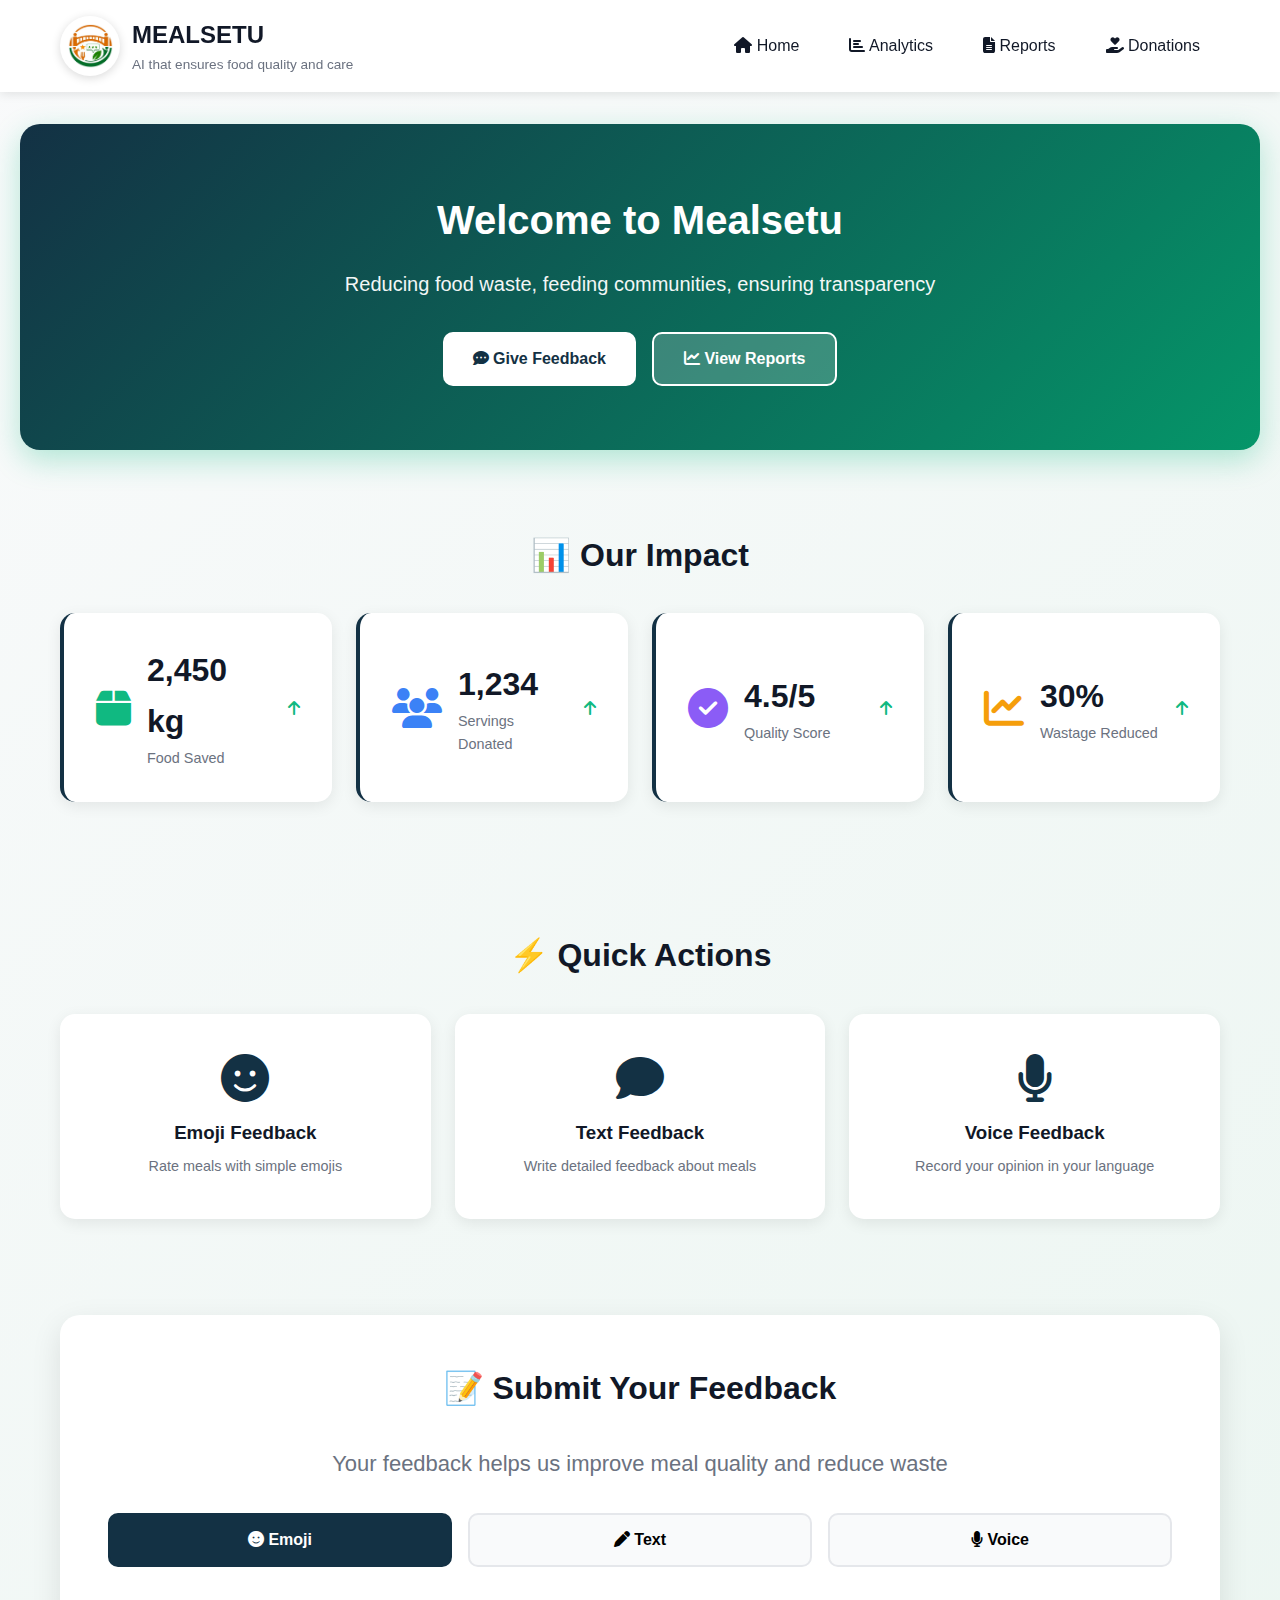
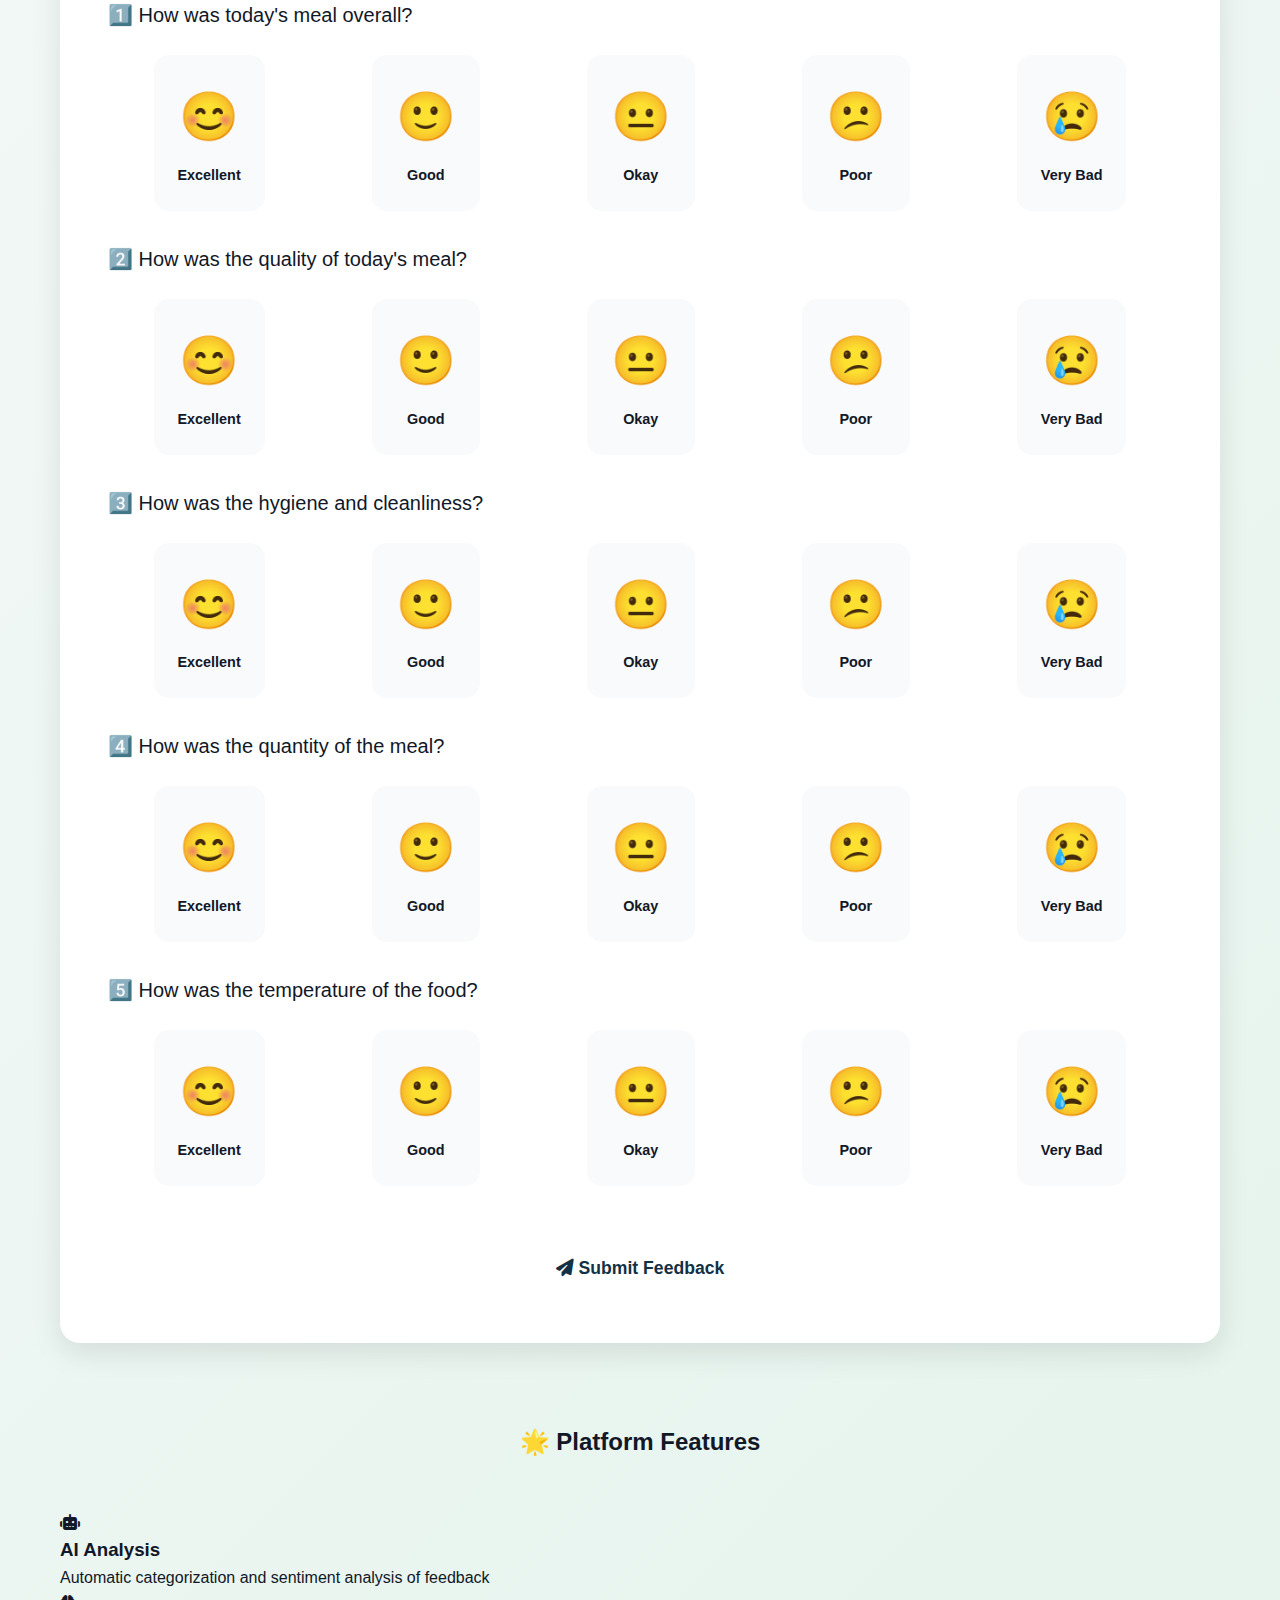
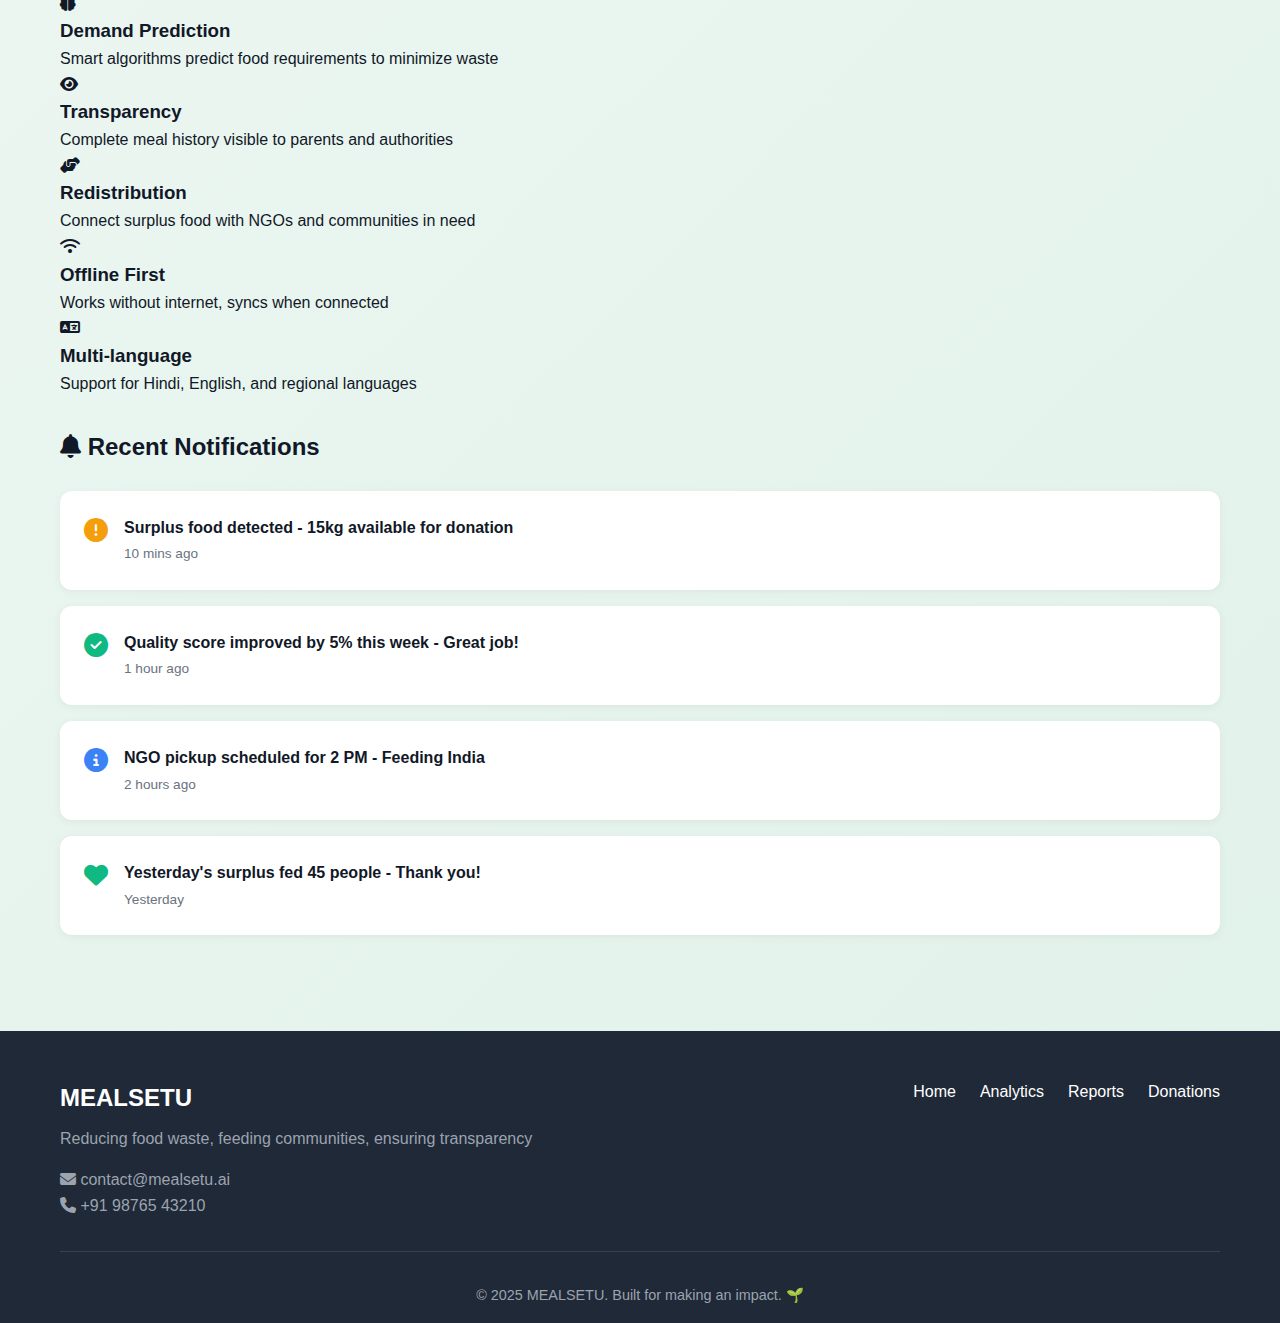
<file: index.html>
<!DOCTYPE html>
<html lang="en">
<head>
    <meta charset="UTF-8">
    <meta name="viewport" content="width=device-width, initial-scale=1.0">
    <title>MEALSETU - Smart Meal Monitoring Platform</title>
    <link rel="stylesheet" href="style.css">
    <link rel="stylesheet" href="https://cdnjs.cloudflare.com/ajax/libs/font-awesome/6.4.0/css/all.min.css">
</head>
<body>
   <!-- Navigation -->
<nav class="navbar">
    <div class="container">
        <div class="nav-brand">
            <!-- Logo with Image -->
            <div class="logo">
                <img src="mslogo.png" alt="MEALSETU Logo">
            </div>
            <div>
                <h1>MEALSETU</h1>
                <p>AI that ensures food quality and care</p>
            </div>
        </div>
        <div class="nav-menu" id="navMenu">
            <a href="index.html"><i class="fas fa-home"></i> Home</a>
            <a href="analytics.html"><i class="fas fa-chart-bar"></i> Analytics</a>
            <a href="report.html"><i class="fas fa-file-alt"></i> Reports</a>
            <a href="donation.html"><i class="fas fa-hand-holding-heart"></i> Donations</a>
        </div>
        <button class="menu-toggle" id="menuToggle">
            <i class="fas fa-bars"></i>
        </button>
    </div>
</nav>
    <!-- Hero Section -->
    <section class="hero">
        <div class="container">
            <div class="hero-content">
                <h2>Welcome to Mealsetu</h2>
                <p>Reducing food waste, feeding communities, ensuring transparency</p>
                <div class="hero-buttons">
                    <button class="btn btn-primary" onclick="scrollToFeedback()">
                        <i class="fas fa-comment-dots"></i> Give Feedback
                    </button>
                    <a href="report.html" class="btn btn-secondary">
                        <i class="fas fa-chart-line"></i> View Reports
                    </a>
                </div>
            </div>
        </div>
    </section>

    <!-- Impact Stats -->
    <section class="stats-section">
        <div class="container">
            <h2 style="text-align: center; margin-bottom: 2rem; font-size: 2rem;">📊 Our Impact</h2>
            <div class="stats-grid" id="statsGrid">
                <div class="stat-card">
                    <i class="fas fa-box stat-icon green"></i>
                    <div class="stat-info">
                        <h3 id="foodSaved">2,450 kg</h3>
                        <p>Food Saved</p>
                    </div>
                    <i class="fas fa-arrow-up stat-trend"></i>
                </div>
                <div class="stat-card">
                    <i class="fas fa-users stat-icon blue"></i>
                    <div class="stat-info">
                        <h3 id="servingsDonated">1,234</h3>
                        <p>Servings Donated</p>
                    </div>
                    <i class="fas fa-arrow-up stat-trend"></i>
                </div>
                <div class="stat-card">
                    <i class="fas fa-check-circle stat-icon purple"></i>
                    <div class="stat-info">
                        <h3 id="qualityScore">4.5/5</h3>
                        <p>Quality Score</p>
                    </div>
                    <i class="fas fa-arrow-up stat-trend"></i>
                </div>
                <div class="stat-card">
                    <i class="fas fa-chart-line stat-icon orange"></i>
                    <div class="stat-info">
                        <h3 id="wastageReduced">30%</h3>
                        <p>Wastage Reduced</p>
                    </div>
                    <i class="fas fa-arrow-up stat-trend"></i>
                </div>
            </div>
        </div>
    </section>

    <!-- Quick Actions -->
    <section class="quick-actions">
        <div class="container">
            <h2>⚡ Quick Actions</h2>
            <div class="actions-grid">
                <div class="action-card" onclick="setFeedbackMode('emoji'); scrollToFeedback();">
                    <i class="fas fa-smile"></i>
                    <h3>Emoji Feedback</h3>
                    <p>Rate meals with simple emojis</p>
                </div>
                <div class="action-card" onclick="setFeedbackMode('text'); scrollToFeedback();">
                    <i class="fas fa-comment"></i>
                    <h3>Text Feedback</h3>
                    <p>Write detailed feedback about meals</p>
                </div>
                <div class="action-card" onclick="setFeedbackMode('voice'); scrollToFeedback();">
                    <i class="fas fa-microphone"></i>
                    <h3>Voice Feedback</h3>
                    <p>Record your opinion in your language</p>
                </div>
            </div>
        </div>
    </section>

    <!-- Feedback Section -->
    <section class="feedback-section" id="feedbackSection">
        <div class="container">
            <div class="feedback-card">
                <h2>📝 Submit Your Feedback</h2>
                <p style="text-align: center; color: var(--text-secondary); margin-bottom: 2rem;">
                    Your feedback helps us improve meal quality and reduce waste
                </p>
                
                <!-- Feedback Mode Selector -->
                <div class="mode-selector">
                    <button class="mode-btn active" data-mode="emoji" onclick="setFeedbackMode('emoji')">
                        <i class="fas fa-smile"></i> Emoji
                    </button>
                    <button class="mode-btn" data-mode="text" onclick="setFeedbackMode('text')">
                        <i class="fas fa-pen"></i> Text
                    </button>
                    <button class="mode-btn" data-mode="voice" onclick="setFeedbackMode('voice')">
                        <i class="fas fa-microphone"></i> Voice
                    </button>
                </div>

                <!-- Emoji Feedback - 5 Questions -->
                <div id="emojiFeedback" class="feedback-content active">
                    
                    <!-- Question 1: Overall -->
                    <div class="question-section">
                        <p class="feedback-question">1️⃣ How was today's meal overall?</p>
                        <div class="emoji-grid" data-question="overall">
                            <div class="emoji-option" data-rating="5" data-emoji="😊" onclick="selectEmojiForQuestion(this, 'overall')">
                                <span class="emoji-icon">😊</span>
                                <span class="emoji-label">Excellent</span>
                            </div>
                            <div class="emoji-option" data-rating="4" data-emoji="🙂" onclick="selectEmojiForQuestion(this, 'overall')">
                                <span class="emoji-icon">🙂</span>
                                <span class="emoji-label">Good</span>
                            </div>
                            <div class="emoji-option" data-rating="3" data-emoji="😐" onclick="selectEmojiForQuestion(this, 'overall')">
                                <span class="emoji-icon">😐</span>
                                <span class="emoji-label">Okay</span>
                            </div>
                            <div class="emoji-option" data-rating="2" data-emoji="😕" onclick="selectEmojiForQuestion(this, 'overall')">
                                <span class="emoji-icon">😕</span>
                                <span class="emoji-label">Poor</span>
                            </div>
                            <div class="emoji-option" data-rating="1" data-emoji="😢" onclick="selectEmojiForQuestion(this, 'overall')">
                                <span class="emoji-icon">😢</span>
                                <span class="emoji-label">Very Bad</span>
                            </div>
                        </div>
                    </div>

                    <!-- Question 2: Quality -->
                    <div class="question-section">
                        <p class="feedback-question">2️⃣ How was the quality of today's meal?</p>
                        <div class="emoji-grid" data-question="quality">
                            <div class="emoji-option" data-rating="5" data-emoji="😊" onclick="selectEmojiForQuestion(this, 'quality')">
                                <span class="emoji-icon">😊</span>
                                <span class="emoji-label">Excellent</span>
                            </div>
                            <div class="emoji-option" data-rating="4" data-emoji="🙂" onclick="selectEmojiForQuestion(this, 'quality')">
                                <span class="emoji-icon">🙂</span>
                                <span class="emoji-label">Good</span>
                            </div>
                            <div class="emoji-option" data-rating="3" data-emoji="😐" onclick="selectEmojiForQuestion(this, 'quality')">
                                <span class="emoji-icon">😐</span>
                                <span class="emoji-label">Okay</span>
                            </div>
                            <div class="emoji-option" data-rating="2" data-emoji="😕" onclick="selectEmojiForQuestion(this, 'quality')">
                                <span class="emoji-icon">😕</span>
                                <span class="emoji-label">Poor</span>
                            </div>
                            <div class="emoji-option" data-rating="1" data-emoji="😢" onclick="selectEmojiForQuestion(this, 'quality')">
                                <span class="emoji-icon">😢</span>
                                <span class="emoji-label">Very Bad</span>
                            </div>
                        </div>
                    </div>

                    <!-- Question 3: Hygiene -->
                    <div class="question-section">
                        <p class="feedback-question">3️⃣ How was the hygiene and cleanliness?</p>
                        <div class="emoji-grid" data-question="hygiene">
                            <div class="emoji-option" data-rating="5" data-emoji="😊" onclick="selectEmojiForQuestion(this, 'hygiene')">
                                <span class="emoji-icon">😊</span>
                                <span class="emoji-label">Excellent</span>
                            </div>
                            <div class="emoji-option" data-rating="4" data-emoji="🙂" onclick="selectEmojiForQuestion(this, 'hygiene')">
                                <span class="emoji-icon">🙂</span>
                                <span class="emoji-label">Good</span>
                            </div>
                            <div class="emoji-option" data-rating="3" data-emoji="😐" onclick="selectEmojiForQuestion(this, 'hygiene')">
                                <span class="emoji-icon">😐</span>
                                <span class="emoji-label">Okay</span>
                            </div>
                            <div class="emoji-option" data-rating="2" data-emoji="😕" onclick="selectEmojiForQuestion(this, 'hygiene')">
                                <span class="emoji-icon">😕</span>
                                <span class="emoji-label">Poor</span>
                            </div>
                            <div class="emoji-option" data-rating="1" data-emoji="😢" onclick="selectEmojiForQuestion(this, 'hygiene')">
                                <span class="emoji-icon">😢</span>
                                <span class="emoji-label">Very Bad</span>
                            </div>
                        </div>
                    </div>

                    <!-- Question 4: Quantity -->
                    <div class="question-section">
                        <p class="feedback-question">4️⃣ How was the quantity of the meal?</p>
                        <div class="emoji-grid" data-question="quantity">
                            <div class="emoji-option" data-rating="5" data-emoji="😊" onclick="selectEmojiForQuestion(this, 'quantity')">
                                <span class="emoji-icon">😊</span>
                                <span class="emoji-label">Excellent</span>
                            </div>
                            <div class="emoji-option" data-rating="4" data-emoji="🙂" onclick="selectEmojiForQuestion(this, 'quantity')">
                                <span class="emoji-icon">🙂</span>
                                <span class="emoji-label">Good</span>
                            </div>
                            <div class="emoji-option" data-rating="3" data-emoji="😐" onclick="selectEmojiForQuestion(this, 'quantity')">
                                <span class="emoji-icon">😐</span>
                                <span class="emoji-label">Okay</span>
                            </div>
                            <div class="emoji-option" data-rating="2" data-emoji="😕" onclick="selectEmojiForQuestion(this, 'quantity')">
                                <span class="emoji-icon">😕</span>
                                <span class="emoji-label">Poor</span>
                            </div>
                            <div class="emoji-option" data-rating="1" data-emoji="😢" onclick="selectEmojiForQuestion(this, 'quantity')">
                                <span class="emoji-icon">😢</span>
                                <span class="emoji-label">Very Bad</span>
                            </div>
                        </div>
                    </div>

                    <!-- Question 5: Temperature -->
                    <div class="question-section">
                        <p class="feedback-question">5️⃣ How was the temperature of the food?</p>
                        <div class="emoji-grid" data-question="temperature">
                            <div class="emoji-option" data-rating="5" data-emoji="😊" onclick="selectEmojiForQuestion(this, 'temperature')">
                                <span class="emoji-icon">😊</span>
                                <span class="emoji-label">Excellent</span>
                            </div>
                            <div class="emoji-option" data-rating="4" data-emoji="🙂" onclick="selectEmojiForQuestion(this, 'temperature')">
                                <span class="emoji-icon">🙂</span>
                                <span class="emoji-label">Good</span>
                            </div>
                            <div class="emoji-option" data-rating="3" data-emoji="😐" onclick="selectEmojiForQuestion(this, 'temperature')">
                                <span class="emoji-icon">😐</span>
                                <span class="emoji-label">Okay</span>
                            </div>
                            <div class="emoji-option" data-rating="2" data-emoji="😕" onclick="selectEmojiForQuestion(this, 'temperature')">
                                <span class="emoji-icon">😕</span>
                                <span class="emoji-label">Poor</span>
                            </div>
                            <div class="emoji-option" data-rating="1" data-emoji="😢" onclick="selectEmojiForQuestion(this, 'temperature')">
                                <span class="emoji-icon">😢</span>
                                <span class="emoji-label">Very Bad</span>
                            </div>
                        </div>
                    </div>

                </div>

                <!-- Text Feedback -->
                <div id="textFeedback" class="feedback-content">
                    <label for="feedbackText" style="font-size: 1.1rem; margin-bottom: 1rem; display: block;">
                        Share your detailed feedback:
                    </label>
                    <textarea 
                        id="feedbackText" 
                        rows="6" 
                        placeholder="Tell us about the meal quality, quantity, taste, hygiene, temperature, or any suggestions..."
                        style="width: 100%; padding: 1rem; border: 2px solid var(--border-color); border-radius: 10px; font-size: 1rem; font-family: inherit; resize: vertical;"
                    ></textarea>
                </div>

                <!-- Voice Feedback -->
                <div id="voiceFeedback" class="feedback-content">
                    <div class="voice-recorder">
                        <i class="fas fa-microphone recorder-icon"></i>
                        <p>Click the button below to start recording</p>
                        <p style="color: var(--text-secondary); margin-bottom: 2rem;">Speak in any language - Hindi, English, Gujarati, etc.</p>
                        <button class="btn-record" onclick="alert('Voice recording feature coming soon! This will support multiple Indian languages.')">
                            🎙️ Start Recording
                        </button>
                    </div>
                </div>

                <button class="btn btn-primary btn-submit" onclick="submitFeedback()">
                    <i class="fas fa-paper-plane"></i> Submit Feedback
                </button>
            </div>

            <!-- Recent Feedbacks -->
            <div class="recent-feedbacks" id="recentFeedbacks" style="display: none;">
                <h3><i class="fas fa-history"></i> Recent Feedbacks</h3>
                <div id="feedbacksList"></div>
            </div>
        </div>
    </section>

    <!-- Features Section -->
    <section class="features-section">
        <div class="container">
            <h2 style="text-align: center; margin-bottom: 3rem;">🌟 Platform Features</h2>
            <div class="features-grid">
                <div class="feature-item">
                    <div class="feature-icon">
                        <i class="fas fa-robot"></i>
                    </div>
                    <h3>AI Analysis</h3>
                    <p>Automatic categorization and sentiment analysis of feedback</p>
                </div>
                <div class="feature-item">
                    <div class="feature-icon">
                        <i class="fas fa-brain"></i>
                    </div>
                    <h3>Demand Prediction</h3>
                    <p>Smart algorithms predict food requirements to minimize waste</p>
                </div>
                <div class="feature-item">
                    <div class="feature-icon">
                        <i class="fas fa-eye"></i>
                    </div>
                    <h3>Transparency</h3>
                    <p>Complete meal history visible to parents and authorities</p>
                </div>
                <div class="feature-item">
                    <div class="feature-icon">
                        <i class="fas fa-hands-helping"></i>
                    </div>
                    <h3>Redistribution</h3>
                    <p>Connect surplus food with NGOs and communities in need</p>
                </div>
                <div class="feature-item">
                    <div class="feature-icon">
                        <i class="fas fa-wifi"></i>
                    </div>
                    <h3>Offline First</h3>
                    <p>Works without internet, syncs when connected</p>
                </div>
                <div class="feature-item">
                    <div class="feature-icon">
                        <i class="fas fa-language"></i>
                    </div>
                    <h3>Multi-language</h3>
                    <p>Support for Hindi, English, and regional languages</p>
                </div>
            </div>
        </div>
    </section>

    <!-- Notifications -->
    <section class="notifications-section">
        <div class="container">
            <h2><i class="fas fa-bell"></i> Recent Notifications</h2>
            <div class="notifications-list">
                <div class="notification alert">
                    <i class="fas fa-exclamation-circle"></i>
                    <div>
                        <p><strong>Surplus food detected - 15kg available for donation</strong></p>
                        <span>10 mins ago</span>
                    </div>
                </div>
                <div class="notification success">
                    <i class="fas fa-check-circle"></i>
                    <div>
                        <p><strong>Quality score improved by 5% this week - Great job!</strong></p>
                        <span>1 hour ago</span>
                    </div>
                </div>
                <div class="notification info">
                    <i class="fas fa-info-circle"></i>
                    <div>
                        <p><strong>NGO pickup scheduled for 2 PM - Feeding India</strong></p>
                        <span>2 hours ago</span>
                    </div>
                </div>
                <div class="notification success">
                    <i class="fas fa-heart"></i>
                    <div>
                        <p><strong>Yesterday's surplus fed 45 people - Thank you!</strong></p>
                        <span>Yesterday</span>
                    </div>
                </div>
            </div>
        </div>
    </section>

    <!-- Footer -->
    <footer class="footer">
        <div class="container">
            <div class="footer-content">
                <div>
                    <h3>MEALSETU</h3>
                    <p>Reducing food waste, feeding communities, ensuring transparency</p>
                    <p style="margin-top: 1rem;">
                        <i class="fas fa-envelope"></i> contact@mealsetu.ai<br>
                        <i class="fas fa-phone"></i> +91 98765 43210
                    </p>
                </div>
                <div class="footer-links">
                    <a href="index.html">Home</a>
                    <a href="analytics.html">Analytics</a>
                    <a href="report.html">Reports</a>
                    <a href="donation.html">Donations</a>
                </div>
            </div>
            <p class="copyright">© 2025 MEALSETU. Built for making an impact. 🌱</p>
        </div>
    </footer>

    <script src="script.js"></script>
</body>
</html>
</file>
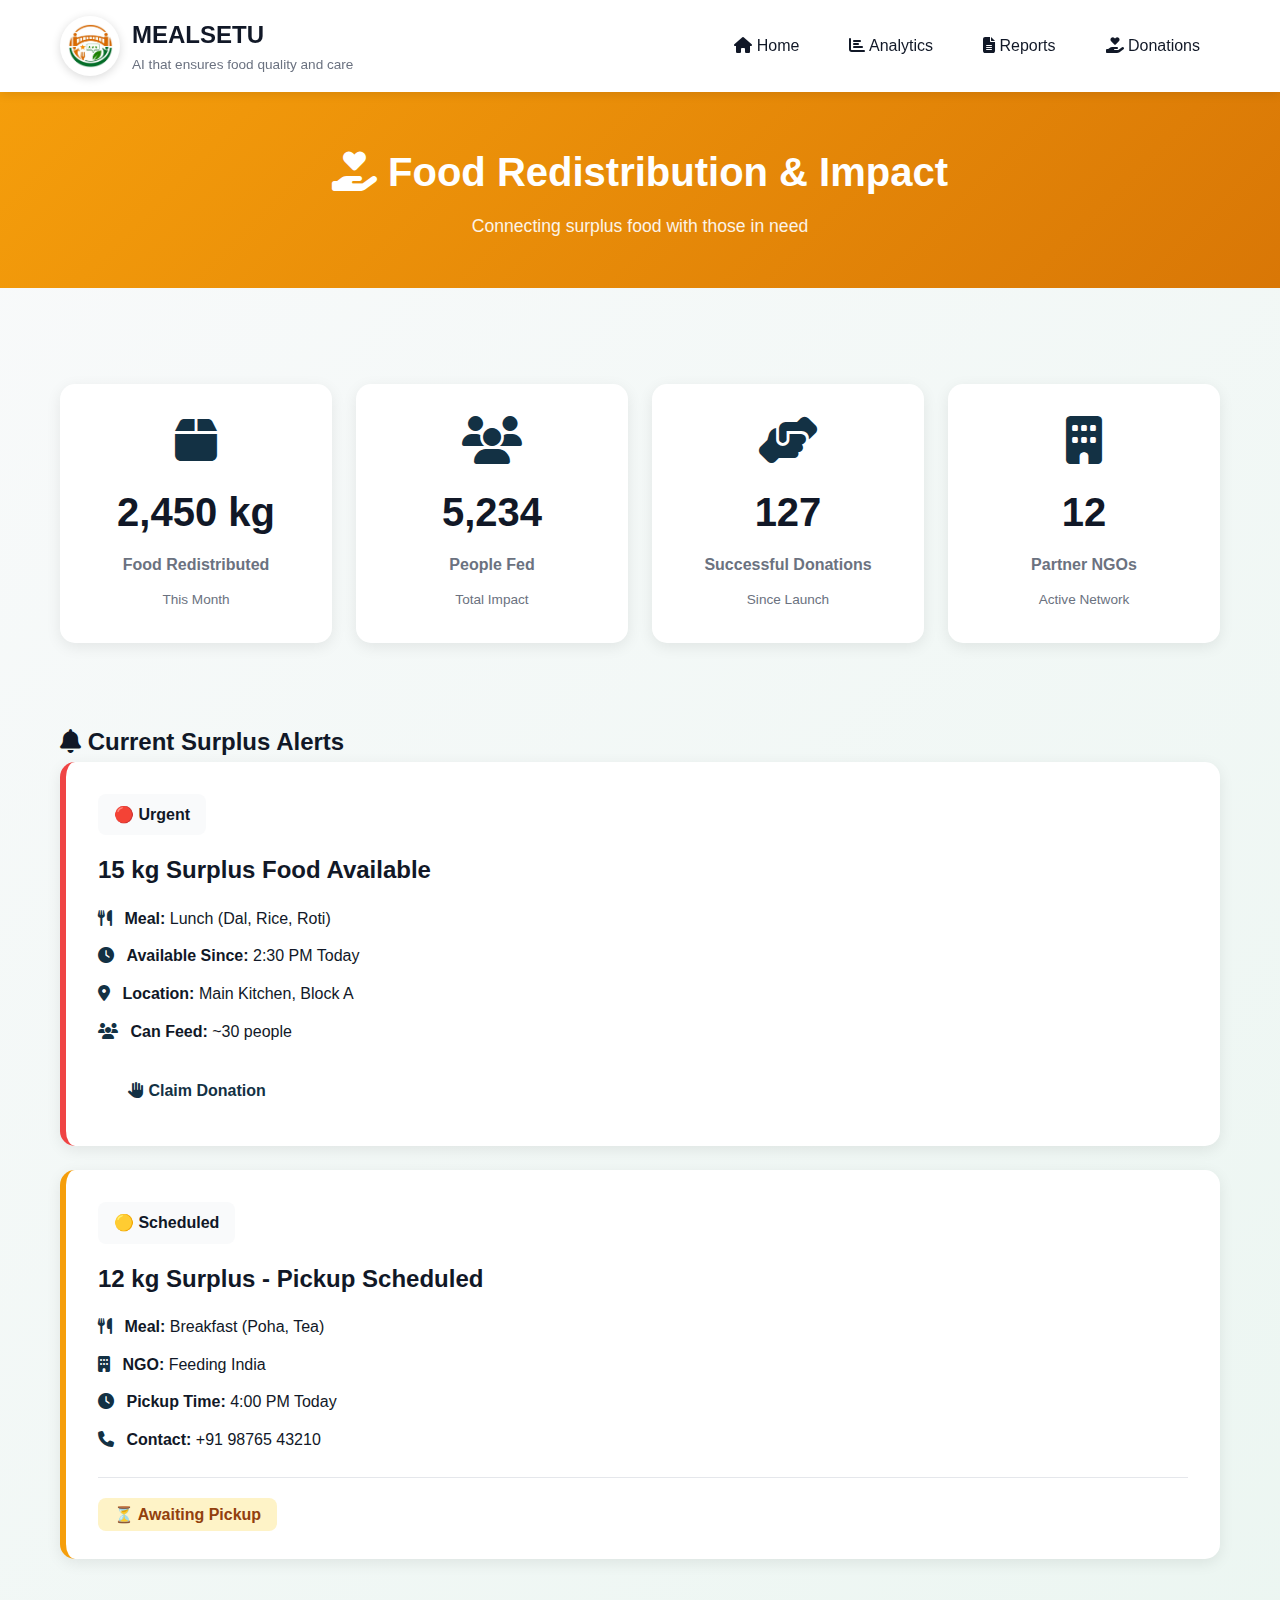
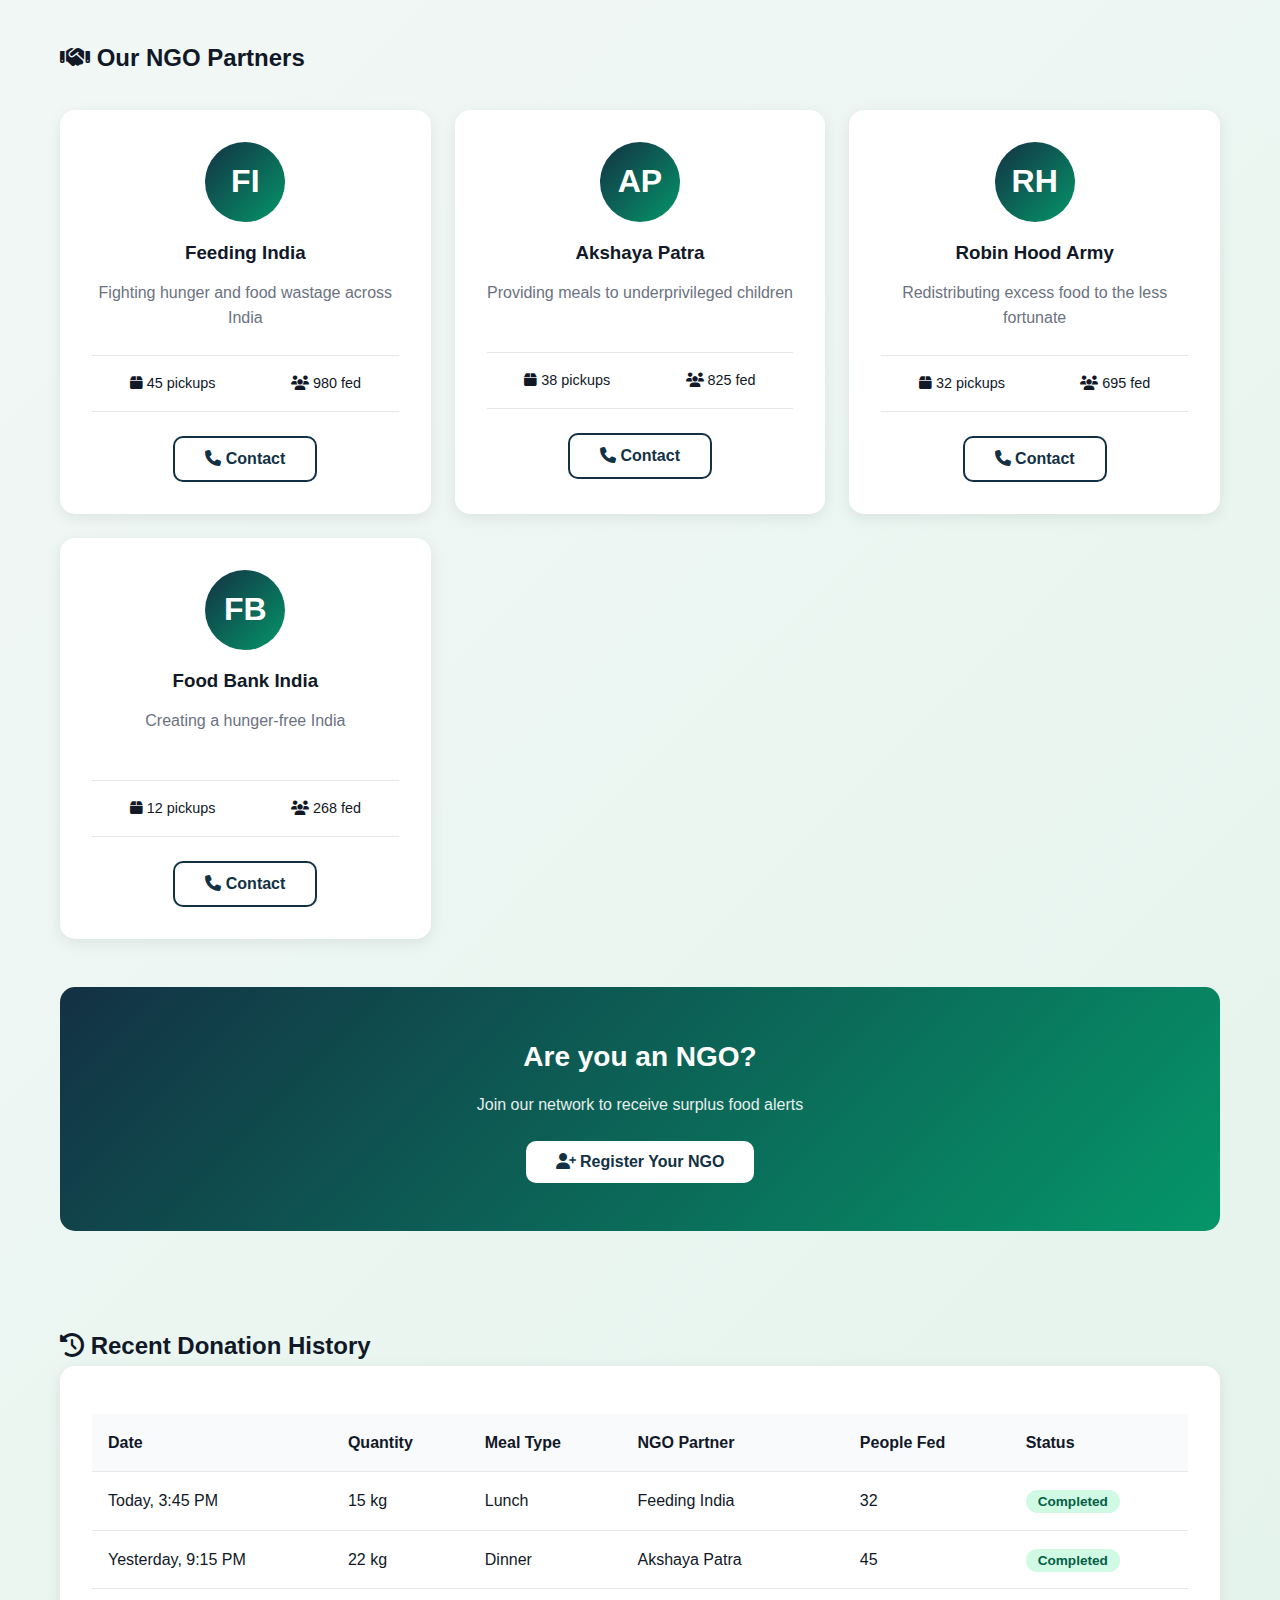
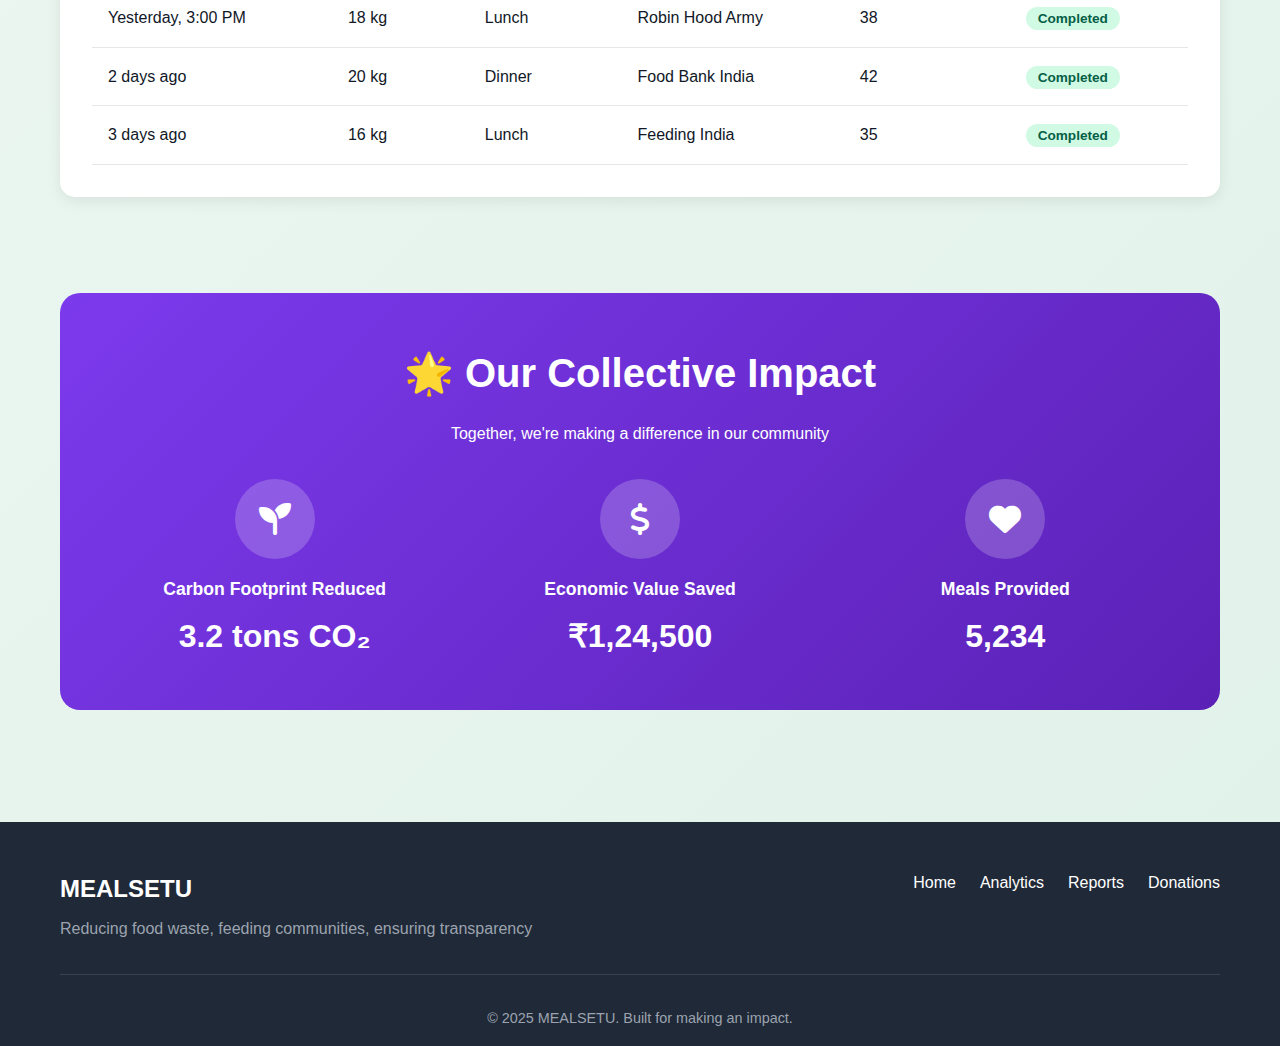
<file: donation.html>
<!DOCTYPE html>
<html lang="en">
<head>
    <meta charset="UTF-8">
    <meta name="viewport" content="width=device-width, initial-scale=1.0">
    <title>Donations - MEALSETU</title>
    <link rel="stylesheet" href="style.css">
    <link rel="stylesheet" href="https://cdnjs.cloudflare.com/ajax/libs/font-awesome/6.4.0/css/all.min.css">
</head>
<body>
    <!-- Navigation -->
<nav class="navbar">
    <div class="container">
        <div class="nav-brand">
            <!-- Logo with Image -->
            <div class="logo">
                <img src="mslogo.png" alt="MEALSETU Logo">
            </div>
            <div>
                <h1>MEALSETU</h1>
                <p>AI that ensures food quality and care</p>
            </div>
        </div>
        <div class="nav-menu" id="navMenu">
            <a href="index.html"><i class="fas fa-home"></i> Home</a>
            <a href="analytics.html"><i class="fas fa-chart-bar"></i> Analytics</a>
            <a href="report.html"><i class="fas fa-file-alt"></i> Reports</a>
            <a href="donation.html"><i class="fas fa-hand-holding-heart"></i> Donations</a>
        </div>
        <button class="menu-toggle" id="menuToggle">
            <i class="fas fa-bars"></i>
        </button>
    </div>
</nav>

    <!-- Page Header -->
    <section class="page-header donation-header">
        <div class="container">
            <h1><i class="fas fa-hand-holding-heart"></i> Food Redistribution & Impact</h1>
            <p>Connecting surplus food with those in need</p>
        </div>
    </section>

    <!-- Donation Stats -->
    <section class="donation-stats-section">
        <div class="container">
            <div class="donation-stats-grid">
                <div class="donation-stat-card">
                    <i class="fas fa-box donation-icon"></i>
                    <h3 id="totalKgDonated">2,450 kg</h3>
                    <p>Food Redistributed</p>
                    <span class="stat-period">This Month</span>
                </div>
                <div class="donation-stat-card">
                    <i class="fas fa-users donation-icon"></i>
                    <h3 id="peopleFed">5,234</h3>
                    <p>People Fed</p>
                    <span class="stat-period">Total Impact</span>
                </div>
                <div class="donation-stat-card">
                    <i class="fas fa-hands-helping donation-icon"></i>
                    <h3 id="totalDonations">127</h3>
                    <p>Successful Donations</p>
                    <span class="stat-period">Since Launch</span>
                </div>
                <div class="donation-stat-card">
                    <i class="fas fa-building donation-icon"></i>
                    <h3 id="activeNGOs">12</h3>
                    <p>Partner NGOs</p>
                    <span class="stat-period">Active Network</span>
                </div>
            </div>
        </div>
    </section>

    <!-- Current Surplus -->
    <section class="current-surplus-section">
        <div class="container">
            <h2><i class="fas fa-bell"></i> Current Surplus Alerts</h2>
            
            <div class="surplus-alerts" id="surplusAlerts">
                <div class="surplus-alert-card urgent">
                    <div class="alert-badge">🔴 Urgent</div>
                    <div class="alert-content">
                        <h3>15 kg Surplus Food Available</h3>
                        <div class="alert-details">
                            <p><i class="fas fa-utensils"></i> <strong>Meal:</strong> Lunch (Dal, Rice, Roti)</p>
                            <p><i class="fas fa-clock"></i> <strong>Available Since:</strong> 2:30 PM Today</p>
                            <p><i class="fas fa-map-marker-alt"></i> <strong>Location:</strong> Main Kitchen, Block A</p>
                            <p><i class="fas fa-users"></i> <strong>Can Feed:</strong> ~30 people</p>
                        </div>
                        <div class="alert-actions">
                            <button class="btn btn-primary" onclick="claimSurplus(1)">
                                <i class="fas fa-hand-paper"></i> Claim Donation
                            </button>
                            <button class="btn btn-secondary">
                                <i class="fas fa-share"></i> Share Alert
                            </button>
                        </div>
                    </div>
                </div>

                <div class="surplus-alert-card scheduled">
                    <div class="alert-badge">🟡 Scheduled</div>
                    <div class="alert-content">
                        <h3>12 kg Surplus - Pickup Scheduled</h3>
                        <div class="alert-details">
                            <p><i class="fas fa-utensils"></i> <strong>Meal:</strong> Breakfast (Poha, Tea)</p>
                            <p><i class="fas fa-building"></i> <strong>NGO:</strong> Feeding India</p>
                            <p><i class="fas fa-clock"></i> <strong>Pickup Time:</strong> 4:00 PM Today</p>
                            <p><i class="fas fa-phone"></i> <strong>Contact:</strong> +91 98765 43210</p>
                        </div>
                        <div class="alert-status">
                            <span class="status-indicator">⏳ Awaiting Pickup</span>
                        </div>
                    </div>
                </div>
            </div>

            <div class="no-surplus" id="noSurplus" style="display: none;">
                <i class="fas fa-check-circle"></i>
                <h3>No Surplus Currently Available</h3>
                <p>All food is being utilized efficiently!</p>
            </div>
        </div>
    </section>

    <!-- NGO Partners -->
    <section class="ngo-partners-section">
        <div class="container">
            <h2><i class="fas fa-handshake"></i> Our NGO Partners</h2>
            
            <div class="ngo-grid">
                <div class="ngo-card">
                    <div class="ngo-logo">FI</div>
                    <h3>Feeding India</h3>
                    <p class="ngo-description">Fighting hunger and food wastage across India</p>
                    <div class="ngo-stats">
                        <span><i class="fas fa-box"></i> 45 pickups</span>
                        <span><i class="fas fa-users"></i> 980 fed</span>
                    </div>
                    <button class="btn btn-outline" onclick="contactNGO('Feeding India')">
                        <i class="fas fa-phone"></i> Contact
                    </button>
                </div>

                <div class="ngo-card">
                    <div class="ngo-logo">AP</div>
                    <h3>Akshaya Patra</h3>
                    <p class="ngo-description">Providing meals to underprivileged children</p>
                    <div class="ngo-stats">
                        <span><i class="fas fa-box"></i> 38 pickups</span>
                        <span><i class="fas fa-users"></i> 825 fed</span>
                    </div>
                    <button class="btn btn-outline" onclick="contactNGO('Akshaya Patra')">
                        <i class="fas fa-phone"></i> Contact
                    </button>
                </div>

                <div class="ngo-card">
                    <div class="ngo-logo">RH</div>
                    <h3>Robin Hood Army</h3>
                    <p class="ngo-description">Redistributing excess food to the less fortunate</p>
                    <div class="ngo-stats">
                        <span><i class="fas fa-box"></i> 32 pickups</span>
                        <span><i class="fas fa-users"></i> 695 fed</span>
                    </div>
                    <button class="btn btn-outline" onclick="contactNGO('Robin Hood Army')">
                        <i class="fas fa-phone"></i> Contact
                    </button>
                </div>

                <div class="ngo-card">
                    <div class="ngo-logo">FB</div>
                    <h3>Food Bank India</h3>
                    <p class="ngo-description">Creating a hunger-free India</p>
                    <div class="ngo-stats">
                        <span><i class="fas fa-box"></i> 12 pickups</span>
                        <span><i class="fas fa-users"></i> 268 fed</span>
                    </div>
                    <button class="btn btn-outline" onclick="contactNGO('Food Bank India')">
                        <i class="fas fa-phone"></i> Contact
                    </button>
                </div>
            </div>

            <div class="join-network">
                <h3>Are you an NGO?</h3>
                <p>Join our network to receive surplus food alerts</p>
                <button class="btn btn-primary">
                    <i class="fas fa-user-plus"></i> Register Your NGO
                </button>
            </div>
        </div>
    </section>

    <!-- Recent Donations -->
    <section class="recent-donations-section">
        <div class="container">
            <h2><i class="fas fa-history"></i> Recent Donation History</h2>
            
            <div class="donations-table-card">
                <table class="donations-table">
                    <thead>
                        <tr>
                            <th>Date</th>
                            <th>Quantity</th>
                            <th>Meal Type</th>
                            <th>NGO Partner</th>
                            <th>People Fed</th>
                            <th>Status</th>
                        </tr>
                    </thead>
                    <tbody id="donationsTableBody">
                        <tr>
                            <td>Today, 3:45 PM</td>
                            <td>15 kg</td>
                            <td>Lunch</td>
                            <td>Feeding India</td>
                            <td>32</td>
                            <td><span class="badge badge-success">Completed</span></td>
                        </tr>
                        <tr>
                            <td>Yesterday, 9:15 PM</td>
                            <td>22 kg</td>
                            <td>Dinner</td>
                            <td>Akshaya Patra</td>
                            <td>45</td>
                            <td><span class="badge badge-success">Completed</span></td>
                        </tr>
                        <tr>
                            <td>Yesterday, 3:00 PM</td>
                            <td>18 kg</td>
                            <td>Lunch</td>
                            <td>Robin Hood Army</td>
                            <td>38</td>
                            <td><span class="badge badge-success">Completed</span></td>
                        </tr>
                        <tr>
                            <td>2 days ago</td>
                            <td>20 kg</td>
                            <td>Dinner</td>
                            <td>Food Bank India</td>
                            <td>42</td>
                            <td><span class="badge badge-success">Completed</span></td>
                        </tr>
                        <tr>
                            <td>3 days ago</td>
                            <td>16 kg</td>
                            <td>Lunch</td>
                            <td>Feeding India</td>
                            <td>35</td>
                            <td><span class="badge badge-success">Completed</span></td>
                        </tr>
                    </tbody>
                </table>
            </div>
        </div>
    </section>

    <!-- Impact Visualization -->
    <section class="impact-section">
        <div class="container">
            <div class="impact-banner">
                <h2>🌟 Our Collective Impact</h2>
                <p>Together, we're making a difference in our community</p>
                <div class="impact-metrics">
                    <div class="impact-metric">
                        <div class="metric-circle">
                            <i class="fas fa-seedling"></i>
                        </div>
                        <h4>Carbon Footprint Reduced</h4>
                        <p class="metric-number">3.2 tons CO₂</p>
                    </div>
                    <div class="impact-metric">
                        <div class="metric-circle">
                            <i class="fas fa-dollar-sign"></i>
                        </div>
                        <h4>Economic Value Saved</h4>
                        <p class="metric-number">₹1,24,500</p>
                    </div>
                    <div class="impact-metric">
                        <div class="metric-circle">
                            <i class="fas fa-heart"></i>
                        </div>
                        <h4>Meals Provided</h4>
                        <p class="metric-number">5,234</p>
                    </div>
                </div>
            </div>
        </div>
    </section>

    <!-- Footer -->
    <footer class="footer">
        <div class="container">
            <div class="footer-content">
                <div>
                    <h3>MEALSETU</h3>
                    <p>Reducing food waste, feeding communities, ensuring transparency</p>
                </div>
                <div class="footer-links">
                    <a href="index.html">Home</a>
                    <a href="analytics.html">Analytics</a>
                    <a href="report.html">Reports</a>
                    <a href="donation.html">Donations</a>
                </div>
            </div>
            <p class="copyright">© 2025 MEALSETU. Built for making an impact.</p>
        </div>
    </footer>

    <script src="script.js"></script>
    <script>
        // Load donation data when page loads
        window.addEventListener('load', loadDonationData);
    </script>
</body>
</html>
</file>
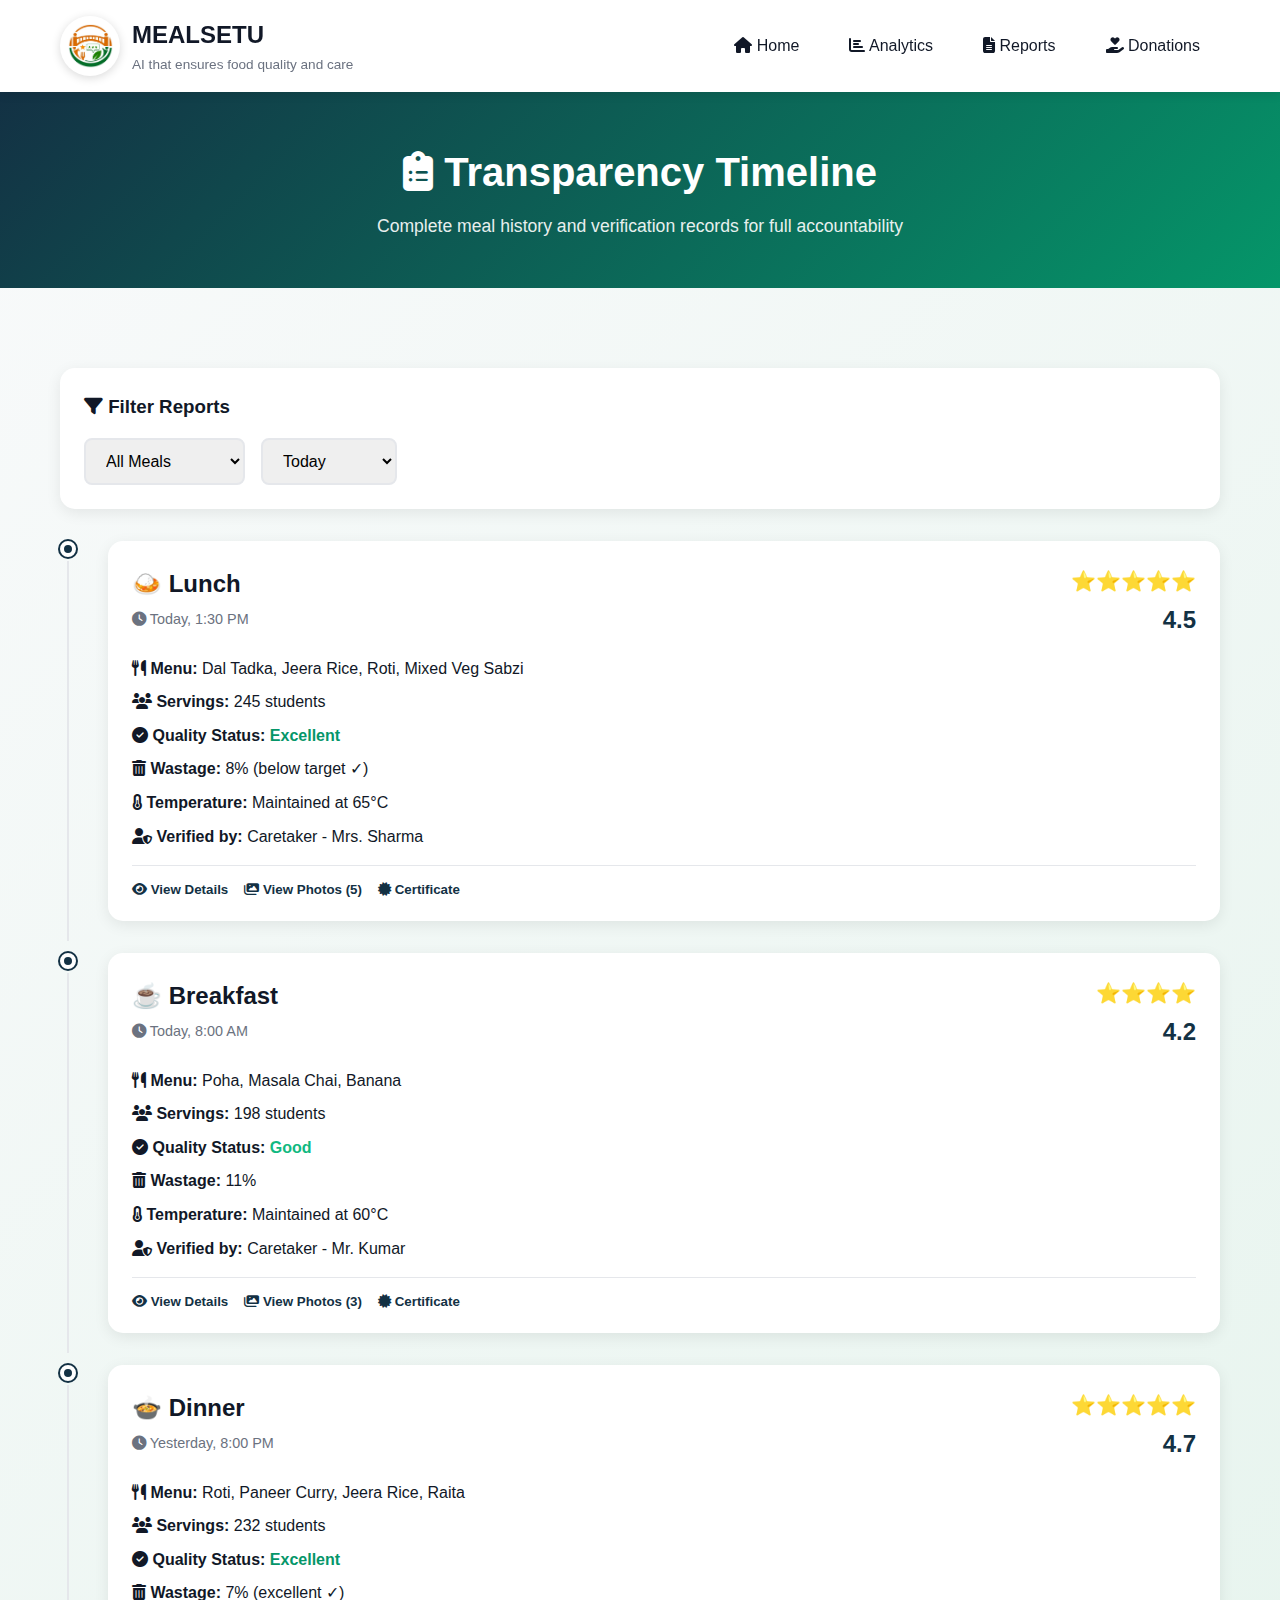
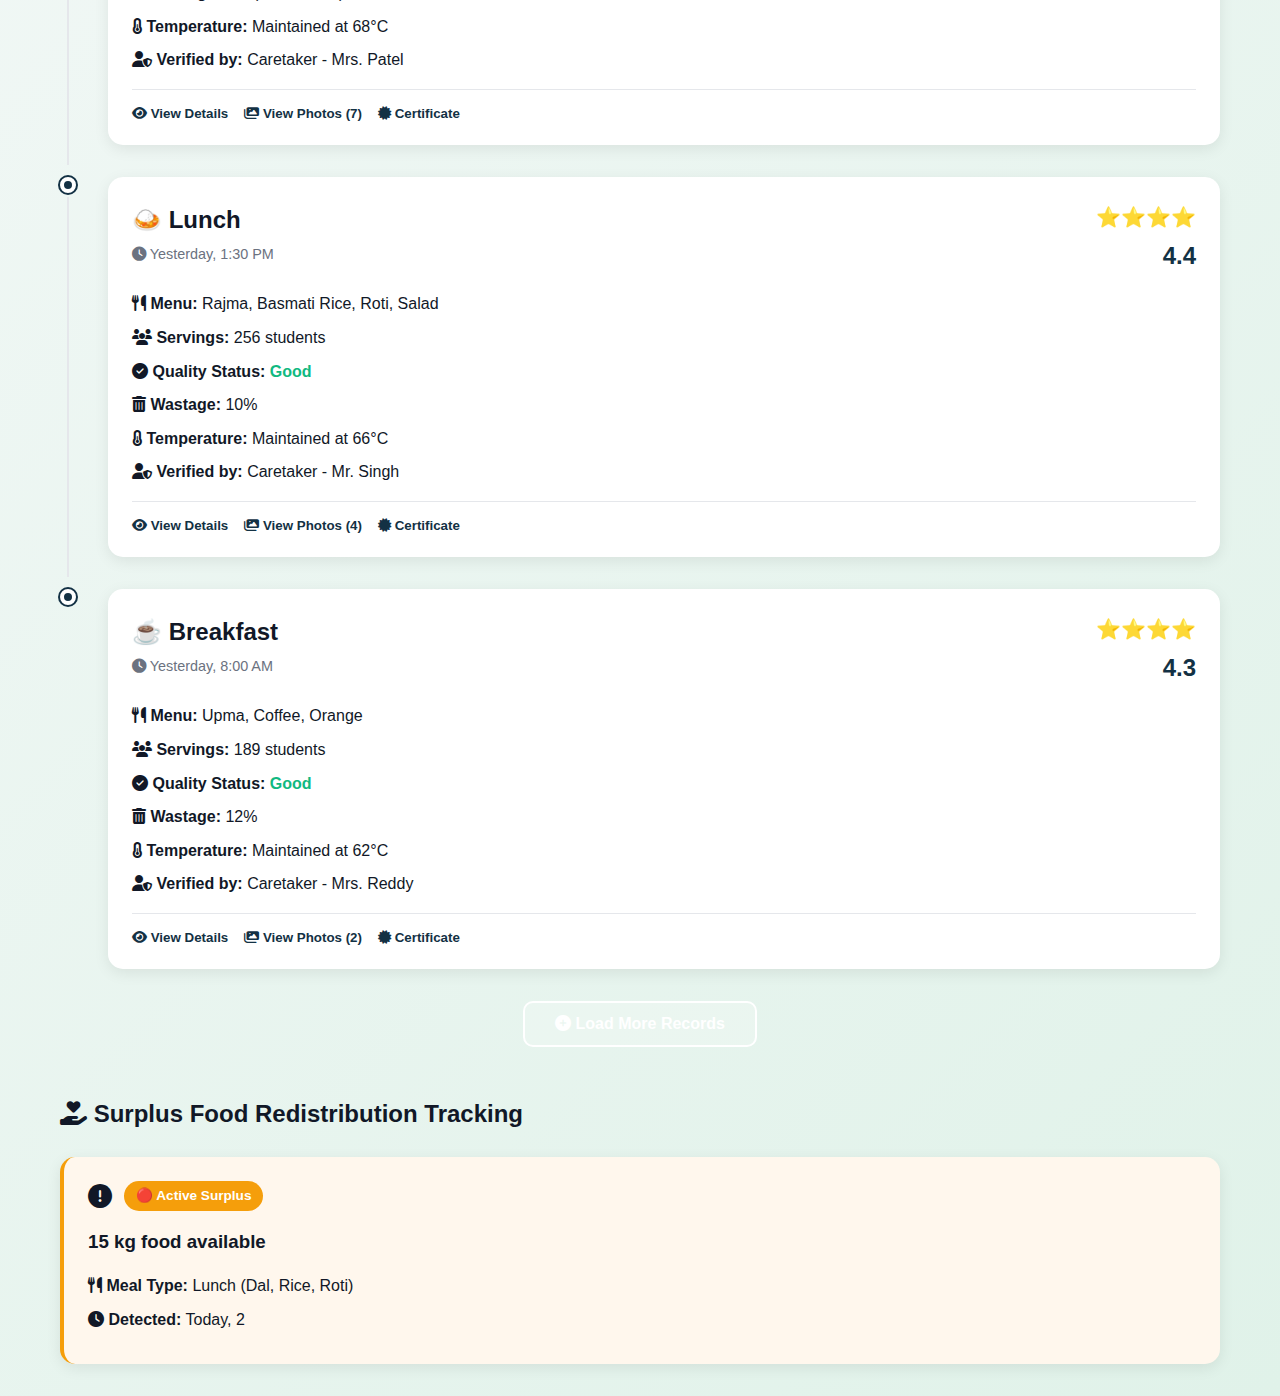
<file: report.html>
<!DOCTYPE html>
<html lang="en">
<head>
    <meta charset="UTF-8">
    <meta name="viewport" content="width=device-width, initial-scale=1.0">
    <title>Transparency Reports - MEALSETU</title>
    <link rel="stylesheet" href="style.css">
    <link rel="stylesheet" href="https://cdnjs.cloudflare.com/ajax/libs/font-awesome/6.4.0/css/all.min.css">
</head>
<body>
    <!-- Navigation -->
<nav class="navbar">
    <div class="container">
        <div class="nav-brand">
            <!-- Logo with Image -->
            <div class="logo">
                <img src="mslogo.png" alt="MEALSETU Logo">
            </div>
            <div>
                <h1>MEALSETU</h1>
                <p>AI that ensures food quality and care</p>
            </div>
        </div>
        <div class="nav-menu" id="navMenu">
            <a href="index.html"><i class="fas fa-home"></i> Home</a>
            <a href="analytics.html"><i class="fas fa-chart-bar"></i> Analytics</a>
            <a href="report.html"><i class="fas fa-file-alt"></i> Reports</a>
            <a href="donation.html"><i class="fas fa-hand-holding-heart"></i> Donations</a>
        </div>
        <button class="menu-toggle" id="menuToggle">
            <i class="fas fa-bars"></i>
        </button>
    </div>
</nav>
    <!-- Page Header -->
    <section class="page-header">
        <div class="container">
            <h1><i class="fas fa-clipboard-list"></i> Transparency Timeline</h1>
            <p>Complete meal history and verification records for full accountability</p>
        </div>
    </section>

    <!-- Reports Content -->
    <section class="reports-section">
        <div class="container">
            
            <!-- Filter Options -->
            <div class="filter-card">
                <h3><i class="fas fa-filter"></i> Filter Reports</h3>
                <div class="filter-options">
                    <select class="filter-select">
                        <option value="all">All Meals</option>
                        <option value="breakfast">Breakfast Only</option>
                        <option value="lunch">Lunch Only</option>
                        <option value="dinner">Dinner Only</option>
                    </select>
                    <select class="filter-select">
                        <option value="today">Today</option>
                        <option value="week">This Week</option>
                        <option value="month">This Month</option>
                        <option value="all">All Time</option>
                    </select>
                    <button class="btn btn-secondary" onclick="alert('Exporting report to PDF... (Feature coming soon)')">
                        <i class="fas fa-download"></i> Export PDF
                    </button>
                </div>
            </div>

            <!-- Meal Timeline -->
            <div class="timeline-container" id="mealTimeline">
                <!-- Timeline Item 1 -->
                <div class="timeline-item">
                    <div class="timeline-marker"></div>
                    <div class="timeline-card">
                        <div class="timeline-header">
                            <div>
                                <h3>🍛 Lunch</h3>
                                <p class="timeline-date">
                                    <i class="fas fa-clock"></i> Today, 1:30 PM
                                </p>
                            </div>
                            <div class="timeline-rating">
                                <div class="rating-stars">⭐⭐⭐⭐⭐</div>
                                <span class="rating-value">4.5</span>
                            </div>
                        </div>
                        <div class="timeline-content">
                            <p><strong><i class="fas fa-utensils"></i> Menu:</strong> Dal Tadka, Jeera Rice, Roti, Mixed Veg Sabzi</p>
                            <p><strong><i class="fas fa-users"></i> Servings:</strong> 245 students</p>
                            <p><strong><i class="fas fa-check-circle"></i> Quality Status:</strong> <span class="status-excellent">Excellent</span></p>
                            <p><strong><i class="fas fa-trash-alt"></i> Wastage:</strong> 8% (below target ✓)</p>
                            <p><strong><i class="fas fa-thermometer-half"></i> Temperature:</strong> Maintained at 65°C</p>
                            <p><strong><i class="fas fa-user-shield"></i> Verified by:</strong> Caretaker - Mrs. Sharma</p>
                        </div>
                        <div class="timeline-footer">
                            <button class="btn-link" onclick="alert('Viewing detailed feedback breakdown...')">
                                <i class="fas fa-eye"></i> View Details
                            </button>
                            <button class="btn-link" onclick="alert('Opening meal photo gallery...')">
                                <i class="fas fa-images"></i> View Photos (5)
                            </button>
                            <button class="btn-link" onclick="alert('Downloading meal certificate...')">
                                <i class="fas fa-certificate"></i> Certificate
                            </button>
                        </div>
                    </div>
                </div>

                <!-- Timeline Item 2 -->
                <div class="timeline-item">
                    <div class="timeline-marker"></div>
                    <div class="timeline-card">
                        <div class="timeline-header">
                            <div>
                                <h3>☕ Breakfast</h3>
                                <p class="timeline-date">
                                    <i class="fas fa-clock"></i> Today, 8:00 AM
                                </p>
                            </div>
                            <div class="timeline-rating">
                                <div class="rating-stars">⭐⭐⭐⭐</div>
                                <span class="rating-value">4.2</span>
                            </div>
                        </div>
                        <div class="timeline-content">
                            <p><strong><i class="fas fa-utensils"></i> Menu:</strong> Poha, Masala Chai, Banana</p>
                            <p><strong><i class="fas fa-users"></i> Servings:</strong> 198 students</p>
                            <p><strong><i class="fas fa-check-circle"></i> Quality Status:</strong> <span class="status-good">Good</span></p>
                            <p><strong><i class="fas fa-trash-alt"></i> Wastage:</strong> 11%</p>
                            <p><strong><i class="fas fa-thermometer-half"></i> Temperature:</strong> Maintained at 60°C</p>
                            <p><strong><i class="fas fa-user-shield"></i> Verified by:</strong> Caretaker - Mr. Kumar</p>
                        </div>
                        <div class="timeline-footer">
                            <button class="btn-link"><i class="fas fa-eye"></i> View Details</button>
                            <button class="btn-link"><i class="fas fa-images"></i> View Photos (3)</button>
                            <button class="btn-link"><i class="fas fa-certificate"></i> Certificate</button>
                        </div>
                    </div>
                </div>

                <!-- Timeline Item 3 -->
                <div class="timeline-item">
                    <div class="timeline-marker"></div>
                    <div class="timeline-card">
                        <div class="timeline-header">
                            <div>
                                <h3>🍲 Dinner</h3>
                                <p class="timeline-date">
                                    <i class="fas fa-clock"></i> Yesterday, 8:00 PM
                                </p>
                            </div>
                            <div class="timeline-rating">
                                <div class="rating-stars">⭐⭐⭐⭐⭐</div>
                                <span class="rating-value">4.7</span>
                            </div>
                        </div>
                        <div class="timeline-content">
                            <p><strong><i class="fas fa-utensils"></i> Menu:</strong> Roti, Paneer Curry, Jeera Rice, Raita</p>
                            <p><strong><i class="fas fa-users"></i> Servings:</strong> 232 students</p>
                            <p><strong><i class="fas fa-check-circle"></i> Quality Status:</strong> <span class="status-excellent">Excellent</span></p>
                            <p><strong><i class="fas fa-trash-alt"></i> Wastage:</strong> 7% (excellent ✓)</p>
                            <p><strong><i class="fas fa-thermometer-half"></i> Temperature:</strong> Maintained at 68°C</p>
                            <p><strong><i class="fas fa-user-shield"></i> Verified by:</strong> Caretaker - Mrs. Patel</p>
                        </div>
                        <div class="timeline-footer">
                            <button class="btn-link"><i class="fas fa-eye"></i> View Details</button>
                            <button class="btn-link"><i class="fas fa-images"></i> View Photos (7)</button>
                            <button class="btn-link"><i class="fas fa-certificate"></i> Certificate</button>
                        </div>
                    </div>
                </div>

                <!-- Timeline Item 4 -->
                <div class="timeline-item">
                    <div class="timeline-marker"></div>
                    <div class="timeline-card">
                        <div class="timeline-header">
                            <div>
                                <h3>🍛 Lunch</h3>
                                <p class="timeline-date">
                                    <i class="fas fa-clock"></i> Yesterday, 1:30 PM
                                </p>
                            </div>
                            <div class="timeline-rating">
                                <div class="rating-stars">⭐⭐⭐⭐</div>
                                <span class="rating-value">4.4</span>
                            </div>
                        </div>
                        <div class="timeline-content">
                            <p><strong><i class="fas fa-utensils"></i> Menu:</strong> Rajma, Basmati Rice, Roti, Salad</p>
                            <p><strong><i class="fas fa-users"></i> Servings:</strong> 256 students</p>
                            <p><strong><i class="fas fa-check-circle"></i> Quality Status:</strong> <span class="status-good">Good</span></p>
                            <p><strong><i class="fas fa-trash-alt"></i> Wastage:</strong> 10%</p>
                            <p><strong><i class="fas fa-thermometer-half"></i> Temperature:</strong> Maintained at 66°C</p>
                            <p><strong><i class="fas fa-user-shield"></i> Verified by:</strong> Caretaker - Mr. Singh</p>
                        </div>
                        <div class="timeline-footer">
                            <button class="btn-link"><i class="fas fa-eye"></i> View Details</button>
                            <button class="btn-link"><i class="fas fa-images"></i> View Photos (4)</button>
                            <button class="btn-link"><i class="fas fa-certificate"></i> Certificate</button>
                        </div>
                    </div>
                </div>

                <!-- Timeline Item 5 -->
                <div class="timeline-item">
                    <div class="timeline-marker"></div>
                    <div class="timeline-card">
                        <div class="timeline-header">
                            <div>
                                <h3>☕ Breakfast</h3>
                                <p class="timeline-date">
                                    <i class="fas fa-clock"></i> Yesterday, 8:00 AM
                                </p>
                            </div>
                            <div class="timeline-rating">
                                <div class="rating-stars">⭐⭐⭐⭐</div>
                                <span class="rating-value">4.3</span>
                            </div>
                        </div>
                        <div class="timeline-content">
                            <p><strong><i class="fas fa-utensils"></i> Menu:</strong> Upma, Coffee, Orange</p>
                            <p><strong><i class="fas fa-users"></i> Servings:</strong> 189 students</p>
                            <p><strong><i class="fas fa-check-circle"></i> Quality Status:</strong> <span class="status-good">Good</span></p>
                            <p><strong><i class="fas fa-trash-alt"></i> Wastage:</strong> 12%</p>
                            <p><strong><i class="fas fa-thermometer-half"></i> Temperature:</strong> Maintained at 62°C</p>
                            <p><strong><i class="fas fa-user-shield"></i> Verified by:</strong> Caretaker - Mrs. Reddy</p>
                        </div>
                        <div class="timeline-footer">
                            <button class="btn-link"><i class="fas fa-eye"></i> View Details</button>
                            <button class="btn-link"><i class="fas fa-images"></i> View Photos (2)</button>
                            <button class="btn-link"><i class="fas fa-certificate"></i> Certificate</button>
                        </div>
                    </div>
                </div>
            </div>

            <!-- Load More Button -->
            <div style="text-align: center; margin-top: 2rem;">
                <button class="btn btn-secondary" onclick="alert('Loading more meal records...')">
                    <i class="fas fa-plus-circle"></i> Load More Records
                </button>
            </div>

            <!-- Surplus Food Redistribution -->
            <div class="surplus-section">
                <h2><i class="fas fa-hand-holding-heart"></i> Surplus Food Redistribution Tracking</h2>
                
                <div class="surplus-grid">
                    <!-- Active Alert -->
                    <div class="surplus-card alert-card">
                        <div class="surplus-header">
                            <i class="fas fa-exclamation-circle"></i>
                            <span class="surplus-badge">🔴 Active Surplus</span>
                        </div>
                        <div class="surplus-content">
                            <h3>15 kg food available</h3>
                            <p><strong><i class="fas fa-utensils"></i> Meal Type:</strong> Lunch (Dal, Rice, Roti)</p>
                            <p><strong><i class="fas fa-clock"></i> Detected:</strong> Today, 2
</file>
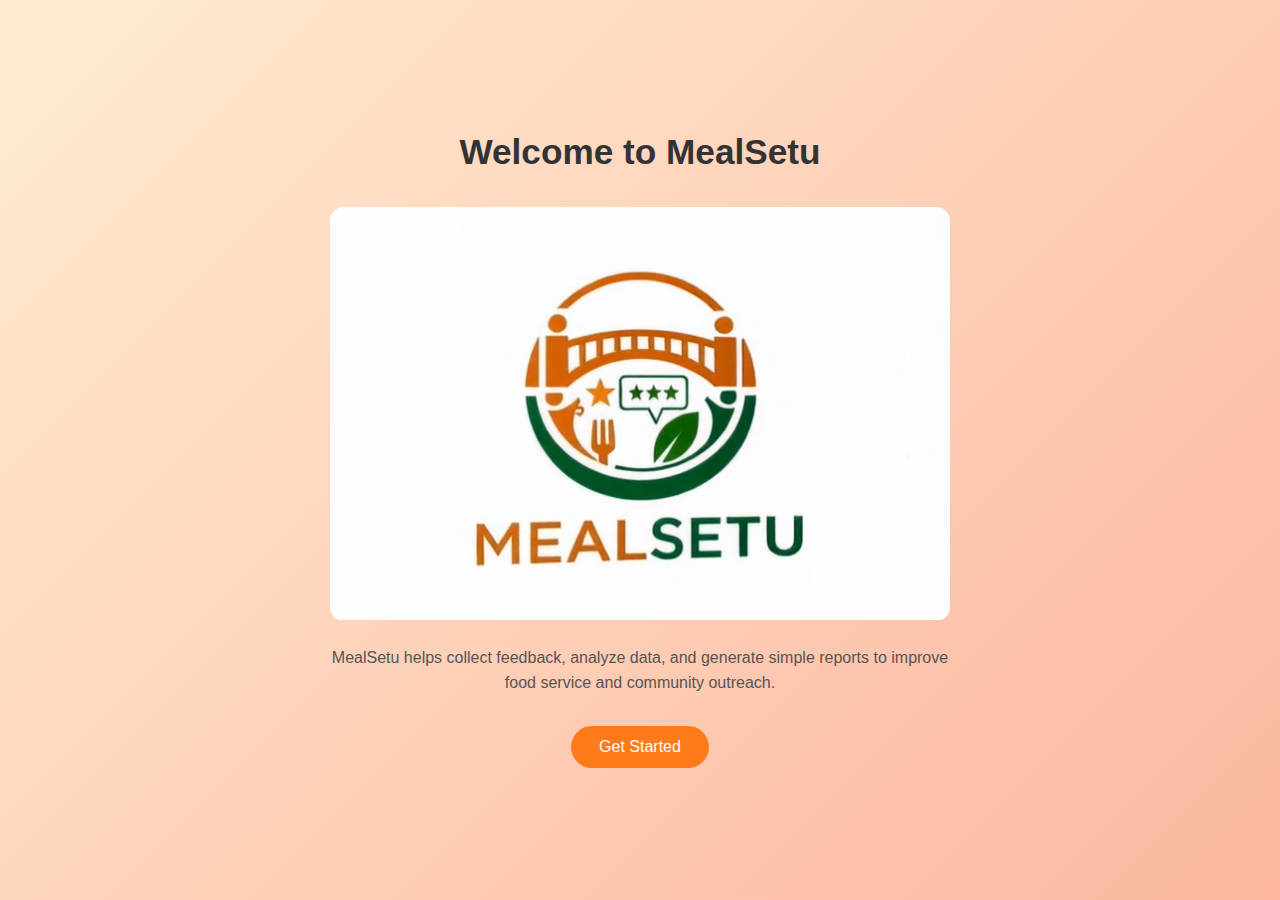
<file: start.html>
<!DOCTYPE html>
<html lang="en">
<head>
    <meta charset="UTF-8">
    <meta name="viewport" content="width=device-width, initial-scale=1.0">
    <title>MealSetu – Welcome</title>
    <style>
        /* Basic reset */
        * {
            margin: 0;
            padding: 0;
            box-sizing: border-box;
            font-family: Arial, Helvetica, sans-serif;
        }

        body {
            min-height: 100vh;
            display: flex;
            align-items: center;
            justify-content: center;
            background: linear-gradient(135deg, #ffecd2, #fcb69f);
        }

        .container {
            padding: 40px;
            max-width: 700px;
            text-align: center;
        }

        h1 {
            font-size: 2.2rem;
            margin-bottom: 15px;
            color: #333333;
        }

        p {
            font-size: 1rem;
            color: #555555;
            margin-bottom: 30px;
            line-height: 1.6;
        }

        a.button {
            display: inline-block;
            text-decoration: none;
            padding: 12px 28px;
            background-color: #ff7a18;
            color: #ffffff;
            font-size: 1rem;
            border-radius: 25px;
            transition: background-color 0.3s ease, transform 0.2s ease;
        }

        a.button:hover {
            background-color: #e9650f;
            transform: translateY(-2px);
        }

        footer {
            margin-top: 25px;
            font-size: 0.85rem;
            color: #888888;
        }
    </style>
</head>
<body>
    <div class="container">
        <h1>Welcome to MealSetu</h1>

        <!-- Intro Video -->
        <video autoplay muted loop playsinline style="width:100%; border-radius:14px; margin:20px 0; object-fit:cover;">
            <source src="logo.mp4" type="video/mp4">
        </video>

        <p>
            MealSetu helps collect feedback, analyze data, and generate simple
            reports to improve food service and community outreach.
        </p>
        
        <!-- This button connects to index.html -->
        <a href="index.html" class="button">Get Started</a>

    </div>
</body>
</html>
</file>
<file: style.css>
/* Reset and Base Styles */
* {
    margin: 0;
    padding: 0;
    box-sizing: border-box;
}

:root {
    --primary-color: #133144;
    --secondary-color: #059669;
    --accent-color: #34d399;
    --dark-bg: #1f2937;
    --light-bg: #f9fafb;
    --card-bg: #ffffff;
    --text-primary: #111827;
    --text-secondary: #6b7280;
    --border-color: #e5e7eb;
    --success: #10b981;
    --warning: #f59e0b;
    --error: #ef4444;
    --info: #3b82f6;
}

body {
    font-family: 'Segoe UI', Tahoma, Geneva, Verdana, sans-serif;
    line-height: 1.6;
    color: var(--text-primary);
    background: linear-gradient(135deg, #f9fafb 0%, #e0f2e9 100%);
    min-height: 100vh;
}

.container {
    max-width: 1200px;
    margin: 0 auto;
    padding: 0 20px;
}

/* Navigation */
.navbar {
    background: white;
    box-shadow: 0 2px 10px rgba(0,0,0,0.1);
    position: sticky;
    top: 0;
    z-index: 1000;
}

.navbar .container {
    display: flex;
    justify-content: space-between;
    align-items: center;
    padding: 1rem 20px;
}

.nav-brand {
    display: flex;
    align-items: center;
    gap: 15px;
}

.logo {
    width: 60px;
    height: 60px;
    background: white;
    border-radius: 50%;  /* Makes it circular */
    display: flex;
    align-items: center;
    justify-content: center;
    padding: 8px;
    box-shadow: 0 2px 10px rgba(0,0,0,0.15);
}
.nav-brand {
    display: flex;
    align-items: center;
    gap: 12px;
}

.logo img {
    width: 45px;       /* adjust if needed */
    height: 45px;
    object-fit: contain;
}

.brand-text h1 {
    margin: 0;
    font-size: 1.5rem;
}

.brand-text p {
    margin: 0;
    font-size: 0.8rem;
    color: #6b7280;
}
.nav-brand h1 {
    font-size: 1.5rem;
    color: var(--text-primary);
}

.nav-brand p {
    font-size: 0.85rem;
    color: var(--text-secondary);
}

.nav-menu {
    display: flex;
    gap: 10px;
}

.nav-menu a {
    padding: 10px 20px;
    text-decoration: none;
    color: var(--text-primary);
    border-radius: 8px;
    font-weight: 500;
    transition: all 0.3s;
}

.nav-menu a:hover {
    background: var(--light-bg);
}

.nav-menu a.active {
    background: var(--primary-color);
    color: white;
}

.menu-toggle {
    display: none;
    background: none;
    border: none;
    font-size: 1.5rem;
    cursor: pointer;
    color: var(--text-primary);
}

/* Hero Section */
.hero {
    background: linear-gradient(135deg, var(--primary-color), var(--secondary-color));
    color: white;
    padding: 4rem 0;
    text-align: center;
    border-radius: 20px;
    margin: 2rem 20px;
    box-shadow: 0 10px 30px rgba(16, 185, 129, 0.3);
}

.hero h2 {
    font-size: 2.5rem;
    margin-bottom: 1rem;
}

.hero p {
    font-size: 1.25rem;
    margin-bottom: 2rem;
    opacity: 0.95;
}

.hero-buttons {
    display: flex;
    gap: 1rem;
    justify-content: center;
    flex-wrap: wrap;
}

/* Buttons */
.btn {
    padding: 12px 30px;
    border: none;
    border-radius: 10px;
    font-size: 1rem;
    font-weight: 600;
    cursor: pointer;
    transition: all 0.3s;
    text-decoration: none;
    display: inline-block;
}

.btn-primary {
    background: white;
    color: var(--primary-color);
}

.btn-primary:hover {
    transform: translateY(-2px);
    box-shadow: 0 5px 15px rgba(0,0,0,0.2);
}

.btn-secondary {
    background: rgba(255,255,255,0.2);
    color: white;
    border: 2px solid white;
}

.btn-secondary:hover {
    background: white;
    color: var(--primary-color);
}

.btn-outline {
    background: transparent;
    border: 2px solid var(--primary-color);
    color: var(--primary-color);
}

.btn-outline:hover {
    background: var(--primary-color);
    color: white;
}

/* Stats Section */
.stats-section {
    padding: 3rem 0;
}

.stats-grid {
    display: grid;
    grid-template-columns: repeat(auto-fit, minmax(250px, 1fr));
    gap: 1.5rem;
    margin-bottom: 2rem;
}

.stat-card {
    background: white;
    padding: 2rem;
    border-radius: 15px;
    box-shadow: 0 4px 15px rgba(0,0,0,0.08);
    display: flex;
    align-items: center;
    gap: 1rem;
    border-left: 4px solid var(--primary-color);
    transition: transform 0.3s;
}

.stat-card:hover {
    transform: translateY(-5px);
}

.stat-icon {
    font-size: 2.5rem;
}

.stat-icon.green { color: var(--success); }
.stat-icon.blue { color: var(--info); }
.stat-icon.purple { color: #8b5cf6; }
.stat-icon.orange { color: var(--warning); }

.stat-info h3 {
    font-size: 2rem;
    color: var(--text-primary);
}

.stat-info p {
    color: var(--text-secondary);
    font-size: 0.9rem;
}

.stat-trend {
    margin-left: auto;
    color: var(--success);
}

/* Quick Actions */
.quick-actions {
    padding: 3rem 0;
}

.quick-actions h2 {
    text-align: center;
    font-size: 2rem;
    margin-bottom: 2rem;
}

.actions-grid {
    display: grid;
    grid-template-columns: repeat(auto-fit, minmax(250px, 1fr));
    gap: 1.5rem;
}

.action-card {
    background: white;
    padding: 2.5rem;
    border-radius: 15px;
    text-align: center;
    cursor: pointer;
    transition: all 0.3s;
    box-shadow: 0 4px 15px rgba(0,0,0,0.08);
}

.action-card:hover {
    transform: translateY(-10px);
    box-shadow: 0 10px 30px rgba(0,0,0,0.15);
}

.action-card i {
    font-size: 3rem;
    color: var(--primary-color);
    margin-bottom: 1rem;
}

.action-card h3 {
    margin-bottom: 0.5rem;
    color: var(--text-primary);
}

.action-card p {
    color: var(--text-secondary);
    font-size: 0.9rem;
}

/* Feedback Section */
.feedback-section {
    font-size: 22px;
    padding: 3rem 0;
}

.feedback-card {
    background: white;
    padding: 3rem;
    border-radius: 20px;
    box-shadow: 0 10px 30px rgba(0,0,0,0.1);
    margin-bottom: 2rem;
}

.feedback-card h2 {
    font-size: 2rem;
    margin-bottom: 2rem;
    text-align: center;
}

.mode-selector {
    display: flex;
    gap: 1rem;
    margin-bottom: 2rem;
}

.mode-btn {
    flex: 1;
    padding: 1rem;
    border: 2px solid var(--border-color);
    background: var(--light-bg);
    border-radius: 10px;
    font-size: 1rem;
    font-weight: 600;
    cursor: pointer;
    transition: all 0.3s;
}

.mode-btn:hover {
    border-color: var(--primary-color);
}

.mode-btn.active {
    background: var(--primary-color);
    color: white;
    border-color: var(--primary-color);
}

.feedback-content {
    display: none;
}

.feedback-content.active {
    display: block;
}

.feedback-question {
    font-size: 1.25rem;
    margin-bottom: 1.5rem;
    color: var(--text-primary);
    font-weight: 500;
}

.emoji-grid {
    display: flex;
    justify-content: space-around;
    margin-bottom: 2rem;
    flex-wrap: wrap;
    gap: 1rem;
}

.emoji-option {
    display: flex;
    flex-direction: column;
    align-items: center;
    padding: 1.5rem;
    border-radius: 15px;
    background: var(--light-bg);
    cursor: pointer;
    transition: all 0.3s;
    min-width: 100px;
}

.emoji-option:hover {
    transform: scale(1.1);
    background: #e0f2e9;
}

.emoji-option.selected {
    background: var(--accent-color);
    box-shadow: 0 0 0 4px var(--primary-color);
}

.emoji-icon {
    font-size: 3rem;
    margin-bottom: 0.5rem;
}

.emoji-label {
    font-size: 0.9rem;
    font-weight: 600;
    color: var(--text-primary);
}

textarea {
    width: 100%;
    padding: 1rem;
    border: 2px solid var(--border-color);
    border-radius: 10px;
    font-size: 1rem;
    font-family: inherit;
    resize: vertical;
    transition: border-color 0.3s;
}

textarea:focus {
    outline: none;
    border-color: var(--primary-color);
}

.voice-recorder {
    text-align: center;
    padding: 3rem;
}

.recorder-icon {
    font-size: 5rem;
    color: var(--primary-color);
    margin-bottom: 1rem;
}

.btn-record {
    background: var(--error);
    color: white;
    padding: 1rem 2rem;
    border: none;
    border-radius: 50px;
    font-size: 1rem;
    font-weight: 600;
    cursor: pointer;
    transition: all 0.3s;
}

.btn-record:hover {
    background: #dc2626;
    transform: scale(1.05);
}

.btn-submit {
    width: 100%;
    margin-top: 1.5rem;
    padding: 1rem;
    font-size: 1.1rem;
}

/* Recent Feedbacks */
.recent-feedbacks {
    background: white;
    padding: 2rem;
    border-radius: 15px;
    box-shadow: 0 4px 15px rgba(0,0,0,0.08);
}

.recent-feedbacks h3 {
    margin-bottom: 1rem;
}

#feedbacksList > div {
    padding: 1rem;
    background: var(--light-bg);
    border-radius: 10px;
    margin-bottom: 1rem;
}

/* Notifications */
.notifications-section {
    padding: 2rem 0;
}

.notifications-section h2 {
    margin-bottom: 1.5rem;
}

.notifications-list {
    display: flex;
    flex-direction: column;
    gap: 1rem;
}

.notification {
    background: white;
    padding: 1.5rem;
    border-radius: 12px;
    display: flex;
    align-items: flex-start;
    gap: 1rem;
    box-shadow: 0 2px 10px rgba(0,0,0,0.05);
}

.notification i {
    font-size: 1.5rem;
    margin-top: 0.2rem;
}

.notification.alert i { color: var(--warning); }
.notification.success i { color: var(--success); }
.notification.info i { color: var(--info); }

.notification p {
    flex: 1;
    color: var(--text-primary);
}

.notification span {
    font-size: 0.85rem;
    color: var(--text-secondary);
}

/* Page Header */
.page-header {
    background: linear-gradient(135deg, var(--primary-color), var(--secondary-color));
    color: white;
    padding: 3rem 0;
    text-align: center;
    margin-bottom: 3rem;
}

.page-header h1 {
    font-size: 2.5rem;
    margin-bottom: 0.5rem;
}

.page-header p {
    font-size: 1.1rem;
    opacity: 0.9;
}

/* Analytics Page */
.analytics-section {
    padding: 2rem 0;
}

.chart-card {
    background: white;
    padding: 2rem;
    border-radius: 15px;
    box-shadow: 0 4px 15px rgba(0,0,0,0.08);
    margin-bottom: 2rem;
}

.chart-card h2 {
    margin-bottom: 1.5rem;
    color: var(--text-primary);
}

.chart-container {
    position: relative;
    height: 300px;
}

.analytics-grid {
    display: grid;
    grid-template-columns: repeat(auto-fit, minmax(400px, 1fr));
    gap: 2rem;
    margin-bottom: 2rem;
}

.category-legend {
    margin-top: 1.5rem;
    display: flex;
    flex-direction: column;
    gap: 0.75rem;
}

.legend-item {
    display: flex;
    align-items: center;
    gap: 0.75rem;
}

.legend-color {
    width: 20px;
    height: 20px;
    border-radius: 4px;
}

.insights-card {
    background: linear-gradient(135deg, #7c3aed 0%, #5b21b6 100%);
    color: white;
    padding: 2rem;
    border-radius: 15px;
    box-shadow: 0 10px 30px rgba(124, 58, 237, 0.3);
}

.insights-card h2 {
    color: white;
    margin-bottom: 1.5rem;
}

.insights-list {
    display: flex;
    flex-direction: column;
    gap: 1rem;
}

.insight {
    display: flex;
    align-items: flex-start;
    gap: 1rem;
    padding: 1rem;
    background: rgba(255,255,255,0.1);
    border-radius: 10px;
}

.insight i {
    font-size: 1.25rem;
    margin-top: 0.2rem;
}

.insight.success i { color: #34d399; }
.insight.warning i { color: #fbbf24; }
.insight.alert i { color: #fca5a5; }

.metrics-grid {
    display: grid;
    grid-template-columns: repeat(auto-fit, minmax(250px, 1fr));
    gap: 1.5rem;
    margin-bottom: 2rem;
}

.metric-card {
    background: white;
    padding: 2rem;
    border-radius: 15px;
    box-shadow: 0 4px 15px rgba(0,0,0,0.08);
}

.metric-header {
    display: flex;
    align-items: center;
    gap: 0.75rem;
    margin-bottom: 1rem;
}

.metric-header i {
    font-size: 1.5rem;
    color: var(--primary-color);
}

.metric-value {
    font-size: 2.5rem;
    font-weight: bold;
    color: var(--text-primary);
    margin-bottom: 0.5rem;
}

.metric-change {
    font-size: 0.9rem;
    font-weight: 600;
}

.metric-change.positive {
    color: var(--success);
}

.metric-change.negative {
    color: var(--error);
}

/* Tables */
.table-card {
    background: white;
    padding: 2rem;
    border-radius: 15px;
    box-shadow: 0 4px 15px rgba(0,0,0,0.08);
}

.table-responsive {
    overflow-x: auto;
}

.analytics-table {
    width: 100%;
    border-collapse: collapse;
    margin-top: 1rem;
}

.analytics-table thead {
    background: var(--light-bg);
}

.analytics-table th,
.analytics-table td {
    padding: 1rem;
    text-align: left;
    border-bottom: 1px solid var(--border-color);
}

.analytics-table th {
    font-weight: 600;
    color: var(--text-primary);
}

.badge {
    padding: 0.25rem 0.75rem;
    border-radius: 20px;
    font-size: 0.85rem;
    font-weight: 600;
}

.badge-success {
    background: #d1fae5;
    color: #065f46;
}

.badge-warning {
    background: #fef3c7;
    color: #92400e;
}

.status-excellent { color: #059669; font-weight: 600; }
.status-good { color: #10b981; font-weight: 600; }
.status-average { color: #f59e0b; font-weight: 600; }

/* Reports Page */
.reports-section {
    padding: 2rem 0;
}

.filter-card {
    background: white;
    padding: 1.5rem;
    border-radius: 15px;
    box-shadow: 0 4px 15px rgba(0,0,0,0.08);
    margin-bottom: 2rem;
}

.filter-options {
    display: flex;
    gap: 1rem;
    flex-wrap: wrap;
    margin-top: 1rem;
}

.filter-select {
    padding: 0.75rem 1rem;
    border: 2px solid var(--border-color);
    border-radius: 8px;
    font-size: 1rem;
    cursor: pointer;
}

.timeline-container {
    position: relative;
}

.timeline-item {
    position: relative;
    padding-left: 3rem;
    margin-bottom: 2rem;
}

.timeline-marker {
    position: absolute;
    left: 0;
    top: 0;
    width: 16px;
    height: 16px;
    background: var(--primary-color);
    border-radius: 50%;
    border: 4px solid white;
    box-shadow: 0 0 0 2px var(--primary-color);
}

.timeline-item::before {
    content: '';
    position: absolute;
    left: 7px;
    top: 20px;
    bottom: -20px;
    width: 2px;
    background: var(--border-color);
}

.timeline-item:last-child::before {
    display: none;
}

.timeline-card {
    background: white;
    padding: 1.5rem;
    border-radius: 15px;
    box-shadow: 0 4px 15px rgba(0,0,0,0.08);
}

.timeline-header {
    display: flex;
    justify-content: space-between;
    align-items: flex-start;
    margin-bottom: 1rem;
}

.timeline-header h3 {
    font-size: 1.5rem;
    color: var(--text-primary);
}

.timeline-date {
    color: var(--text-secondary);
    font-size: 0.9rem;
    margin-top: 0.25rem;
}

.timeline-rating {
    text-align: right;
}

.rating-stars {
    font-size: 1.25rem;
    margin-bottom: 0.25rem;
}

.rating-value {
    font-size: 1.5rem;
    font-weight: bold;
    color: var(--primary-color);
}

.timeline-content {
    margin: 1rem 0;
}

.timeline-content p {
    margin-bottom: 0.5rem;
    color: var(--text-primary);
}

.timeline-footer {
    display: flex;
    gap: 1rem;
    padding-top: 1rem;
    border-top: 1px solid var(--border-color);
}

.btn-link {
    background: none;
    border: none;
    color: var(--primary-color);
    font-weight: 600;
    cursor: pointer;
    transition: color 0.3s;
}

.btn-link:hover {
    color: var(--secondary-color);
}

/* Surplus Section */
.surplus-section {
    margin-top: 3rem;
}

.surplus-section h2 {
    margin-bottom: 1.5rem;
}

.surplus-grid {
    display: grid;
    grid-template-columns: repeat(auto-fit, minmax(300px, 1fr));
    gap: 1.5rem;
}

.surplus-card {
    padding: 1.5rem;
    border-radius: 15px;
    box-shadow: 0 4px 15px rgba(0,0,0,0.08);
}

.surplus-card.alert-card {
    background: #fff7ed;
    border-left: 4px solid var(--warning);
}

.surplus-card.success-card {
    background: #f0fdf4;
    border-left: 4px solid var(--success);
}

.surplus-header {
    display: flex;
    align-items: center;
    gap: 0.75rem;
    margin-bottom: 1rem;
}

.surplus-header i {
    font-size: 1.5rem;
}

.surplus-badge {
    padding: 0.25rem 0.75rem;
    border-radius: 20px;
    font-size: 0.85rem;
    font-weight: 600;
    background: var(--warning);
    color: white;
}

.surplus-badge.success {
    background: var(--success);
}

.surplus-content h3 {
    margin-bottom: 1rem;
    color: var(--text-primary);
}

.surplus-content p {
    margin-bottom: 0.5rem;
    color: var(--text-primary);
}

.surplus-footer {
    margin-top: 1rem;
    padding-top: 1rem;
    border-top: 1px solid var(--border-color);
}

.status-pending {
    color: var(--warning);
    font-weight: 600;
}

.status-completed {
    color: var(--success);
    font-weight: 600;
}

/* Summary Card */
.summary-card {
    background: white;
    padding: 2rem;
    border-radius: 15px;
    box-shadow: 0 4px 15px rgba(0,0,0,0.08);
    margin-top: 2rem;
}

.summary-stats {
    display: grid;
    grid-template-columns: repeat(auto-fit, minmax(200px, 1fr));
    gap: 2rem;
    margin-top: 1.5rem;
}

.summary-stat {
    display: flex;
    align-items: center;
    gap: 1rem;
}

.summary-stat i {
    font-size: 2rem;
    color: var(--primary-color);
}

.summary-stat h4 {
    font-size: 0.9rem;
    color: var(--text-secondary);
    margin-bottom: 0.25rem;
}

.stat-number {
    font-size: 1.75rem;
    font-weight: bold;
    color: var(--text-primary);
}

/* Donations Page */
.donation-header {
    background: linear-gradient(135deg, #f59e0b, #d97706);
}

.donation-stats-section {
    padding: 3rem 0;
}

.donation-stats-grid {
    display: grid;
    grid-template-columns: repeat(auto-fit, minmax(250px, 1fr));
    gap: 1.5rem;
}

.donation-stat-card {
    background: white;
    padding: 2rem;
    border-radius: 15px;
    box-shadow: 0 4px 15px rgba(0,0,0,0.08);
    text-align: center;
}

.donation-icon {
    font-size: 3rem;
    color: var(--primary-color);
    margin-bottom: 1rem;
}

.donation-stat-card h3 {
    font-size: 2.5rem;
    color: var(--text-primary);
    margin-bottom: 0.5rem;
}

.donation-stat-card p {
    color: var(--text-secondary);
    font-weight: 600;
    margin-bottom: 0.5rem;
}

.stat-period {
    font-size: 0.85rem;
    color: var(--text-secondary);
}

/* Surplus Alerts */
.current-surplus-section {
    padding: 2rem 0;
}

.surplus-alerts {
    display: flex;
    flex-direction: column;
    gap: 1.5rem;
}

.surplus-alert-card {
    background: white;
    padding: 2rem;
    border-radius: 15px;
    box-shadow: 0 4px 15px rgba(0,0,0,0.08);
}

.surplus-alert-card.urgent {
    border-left: 6px solid var(--error);
}

.surplus-alert-card.scheduled {
    border-left: 6px solid var(--warning);
}

.alert-badge {
    display: inline-block;
    padding: 0.5rem 1rem;
    border-radius: 8px;
    font-weight: 600;
    margin-bottom: 1rem;
    background: var(--light-bg);
}

.alert-content h3 {
    font-size: 1.5rem;
    margin-bottom: 1rem;
}

.alert-details p {
    margin-bottom: 0.75rem;
    color: var(--text-primary);
}

.alert-details i {
    color: var(--primary-color);
    margin-right: 0.5rem;
}

.alert-actions {
    display: flex;
    gap: 1rem;
    margin-top: 1.5rem;
}

.alert-status {
    margin-top: 1.5rem;
    padding-top: 1.5rem;
    border-top: 1px solid var(--border-color);
}

.status-indicator {
    padding: 0.5rem 1rem;
    border-radius: 8px;
    background: #fef3c7;
    color: #92400e;
    font-weight: 600;
}

/* NGO Partners */
.ngo-partners-section {
    padding: 3rem 0;
}

.ngo-grid {
    display: grid;
    grid-template-columns: repeat(auto-fit, minmax(280px, 1fr));
    gap: 1.5rem;
    margin: 2rem 0;
}

.ngo-card {
    background: white;
    padding: 2rem;
    border-radius: 15px;
    box-shadow: 0 4px 15px rgba(0,0,0,0.08);
    text-align: center;
}

.ngo-logo {
    width: 80px;
    height: 80px;
    background: linear-gradient(135deg, var(--primary-color), var(--secondary-color));
    color: white;
    border-radius: 50%;
    display: flex;
    align-items: center;
    justify-content: center;
    font-size: 2rem;
    font-weight: bold;
    margin: 0 auto 1rem;
}

.ngo-card h3 {
    margin-bottom: 0.75rem;
    color: var(--text-primary);
}

.ngo-description {
    color: var(--text-secondary);
    margin-bottom: 1.5rem;
    min-height: 3rem;
}

.ngo-stats {
    display: flex;
    justify-content: space-around;
    margin-bottom: 1.5rem;
    padding: 1rem 0;
    border-top: 1px solid var(--border-color);
    border-bottom: 1px solid var(--border-color);
}

.ngo-stats span {
    font-size: 0.9rem;
    color: var(--text-primary);
}

.join-network {
    background: linear-gradient(135deg, var(--primary-color), var(--secondary-color));
    color: white;
    padding: 3rem;
    border-radius: 15px;
    text-align: center;
    margin-top: 3rem;
}

.join-network h3 {
    font-size: 1.75rem;
    margin-bottom: 0.75rem;
}

.join-network p {
    margin-bottom: 1.5rem;
    opacity: 0.9;
}

/* Donations Table */
.recent-donations-section {
    padding: 3rem 0;
}

.donations-table-card {
    background: white;
    padding: 2rem;
    border-radius: 15px;
    box-shadow: 0 4px 15px rgba(0,0,0,0.08);
    overflow-x: auto;
}

.donations-table {
    width: 100%;
    border-collapse: collapse;
    margin-top: 1rem;
}

.donations-table thead {
    background: var(--light-bg);
}

.donations-table th,
.donations-table td {
    padding: 1rem;
    text-align: left;
    border-bottom: 1px solid var(--border-color);
}

/* Impact Section */
.impact-section {
    padding: 3rem 0;
}

.impact-banner {
    background: linear-gradient(135deg, #7c3aed 0%, #5b21b6 100%);
    color: white;
    padding: 3rem;
    border-radius: 20px;
    text-align: center;
}

.impact-banner h2 {
    font-size: 2.5rem;
    margin-bottom: 1rem;
}

.impact-metrics {
    display: grid;
    grid-template-columns: repeat(auto-fit, minmax(250px, 1fr));
    gap: 2rem;
    margin-top: 2rem;
}

.impact-metric {
    text-align: center;
}

.metric-circle {
    width: 80px;
    height: 80px;
    background: rgba(255,255,255,0.2);
    border-radius: 50%;
    display: flex;
    align-items: center;
    justify-content: center;
    margin: 0 auto 1rem;
}

.metric-circle i {
    font-size: 2rem;
    color: white;
}

.impact-metric h4 {
    margin-bottom: 0.5rem;
    font-size: 1.1rem;
}

.metric-number {
    font-size: 2rem;
    font-weight: bold;
}

.no-surplus {
    background: white;
    padding: 3rem;
    border-radius: 15px;
    text-align: center;
}

.no-surplus i {
    font-size: 4rem;
    color: var(--success);
    margin-bottom: 1rem;
}

/* Footer */
.footer {
    background: var(--dark-bg);
    color: white;
    padding: 3rem 0 1rem;
    margin-top: 4rem;
}

.footer-content {
    display: flex;
    justify-content: space-between;
    align-items: flex-start;
    margin-bottom: 2rem;
    flex-wrap: wrap;
    gap: 2rem;
}

.footer h3 {
    font-size: 1.5rem;
    margin-bottom: 0.5rem;
}

.footer p {
    color: #9ca3af;
}

.footer-links {
    display: flex;
    gap: 1.5rem;
}

.footer-links a {
    color: white;
    text-decoration: none;
    transition: color 0.3s;
}

.footer-links a:hover {
    color: var(--accent-color);
}

.copyright {
    text-align: center;
    padding-top: 2rem;
    border-top: 1px solid #374151;
    color: #9ca3af;
    font-size: 0.9rem;
}

/* Responsive Design */
@media (max-width: 768px) {
    .nav-menu {
        display: none;
        position: absolute;
        top: 100%;
        left: 0;
        right: 0;
        background: white;
        flex-direction: column;
        padding: 1rem;
        box-shadow: 0 4px 10px rgba(0,0,0,0.1);
    }
    
    .nav-menu.active {
        display: flex;
    }
    
    .menu-toggle {
        display: block;
    }
    
    .hero h2 {
        font-size: 1.75rem;
    }
    
    .hero p {
        font-size: 1rem;
    }
    
    .stats-grid,
    .actions-grid,
    .analytics-grid,
    .ngo-grid {
        grid-template-columns: 1fr;
    }
    
    .mode-selector {
        flex-direction: column;
    }
    
    .emoji-grid {
        flex-direction: column;
    }
    
    .timeline-item {
        padding-left: 2rem;
    }
    
    .footer-content {
        flex-direction: column;
        text-align: center;
    }
    
    .footer-links {
        flex-direction: column;
        align-items: center;
    }
}

@media (max-width: 480px) {
    .container {
        padding: 0 15px;
    }
    
    .hero {
        padding: 2rem 0;
        margin: 1rem 15px;
    }
    
    .page-header h1 {
        font-size: 1.75rem;
    }
    
    .chart-container {
        height: 250px;
    }
    
    .metric-value {
        font-size: 2rem;
    }
}
</file>
